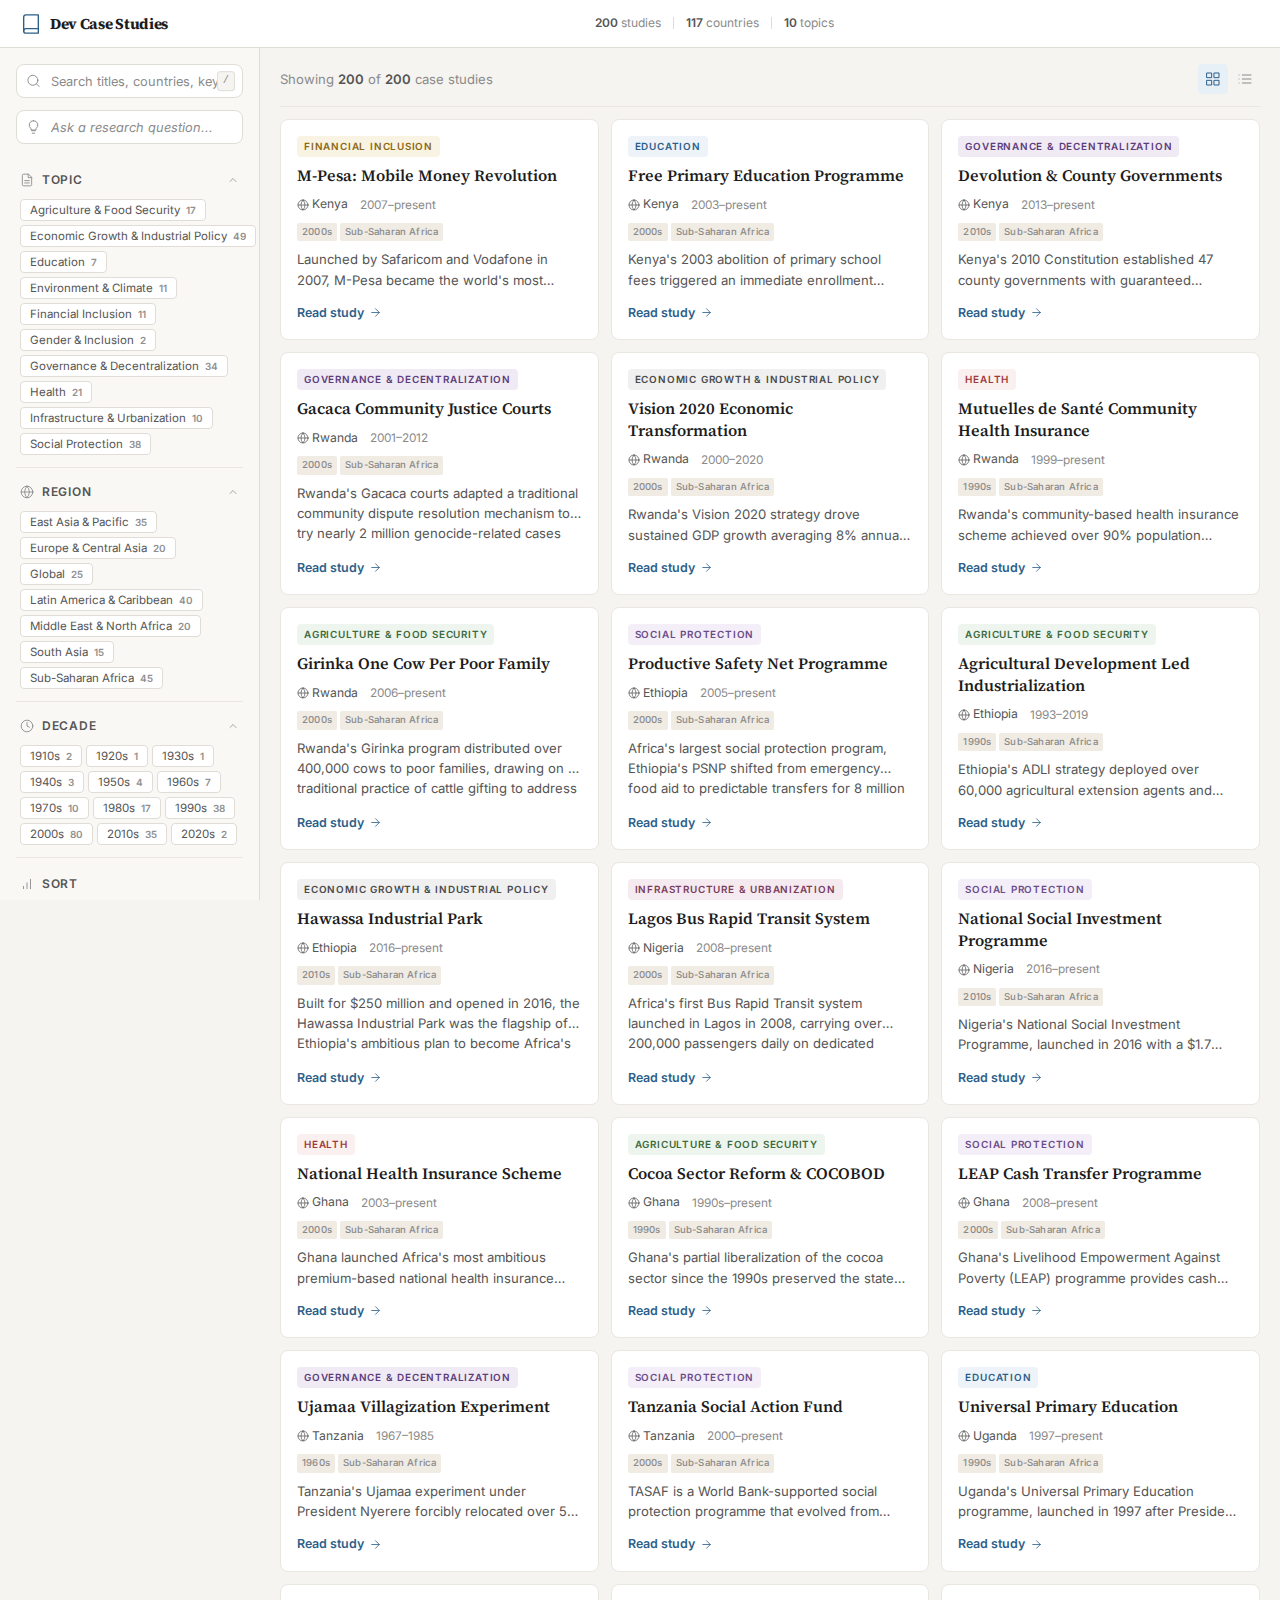
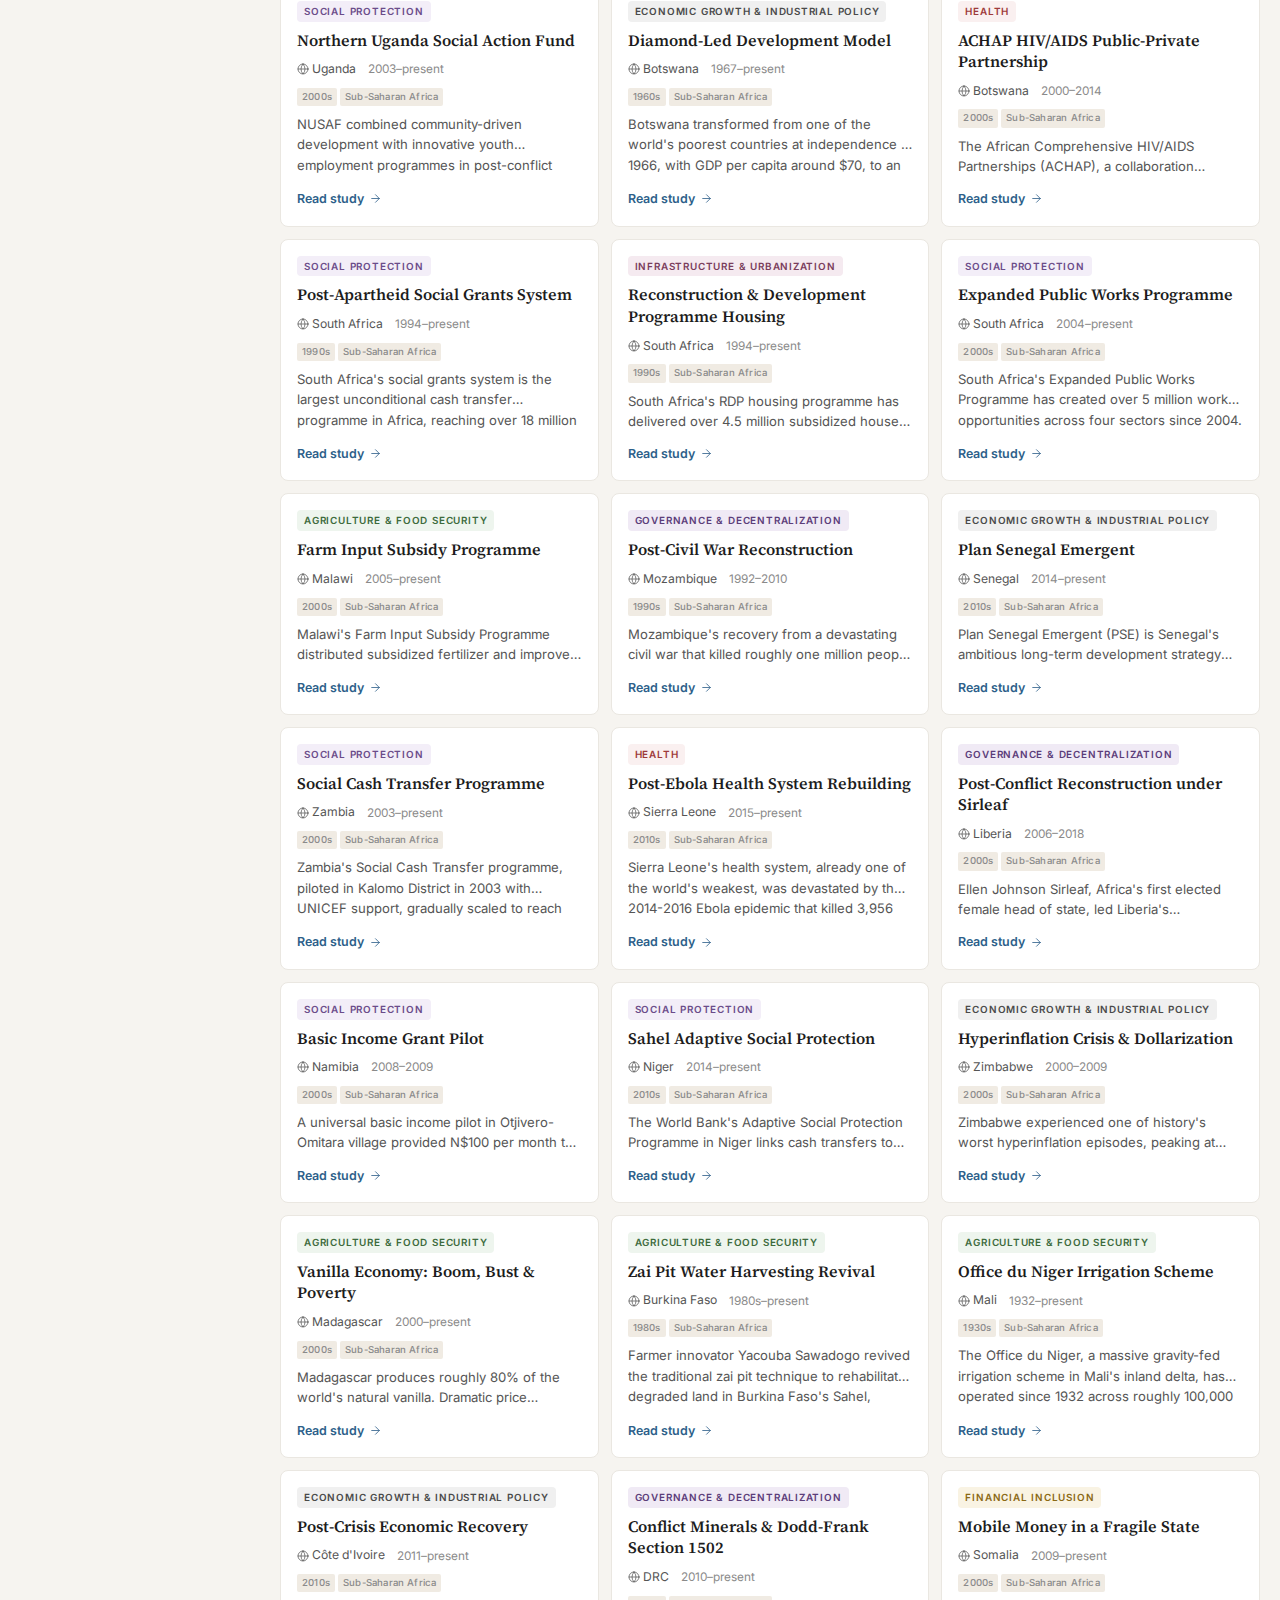
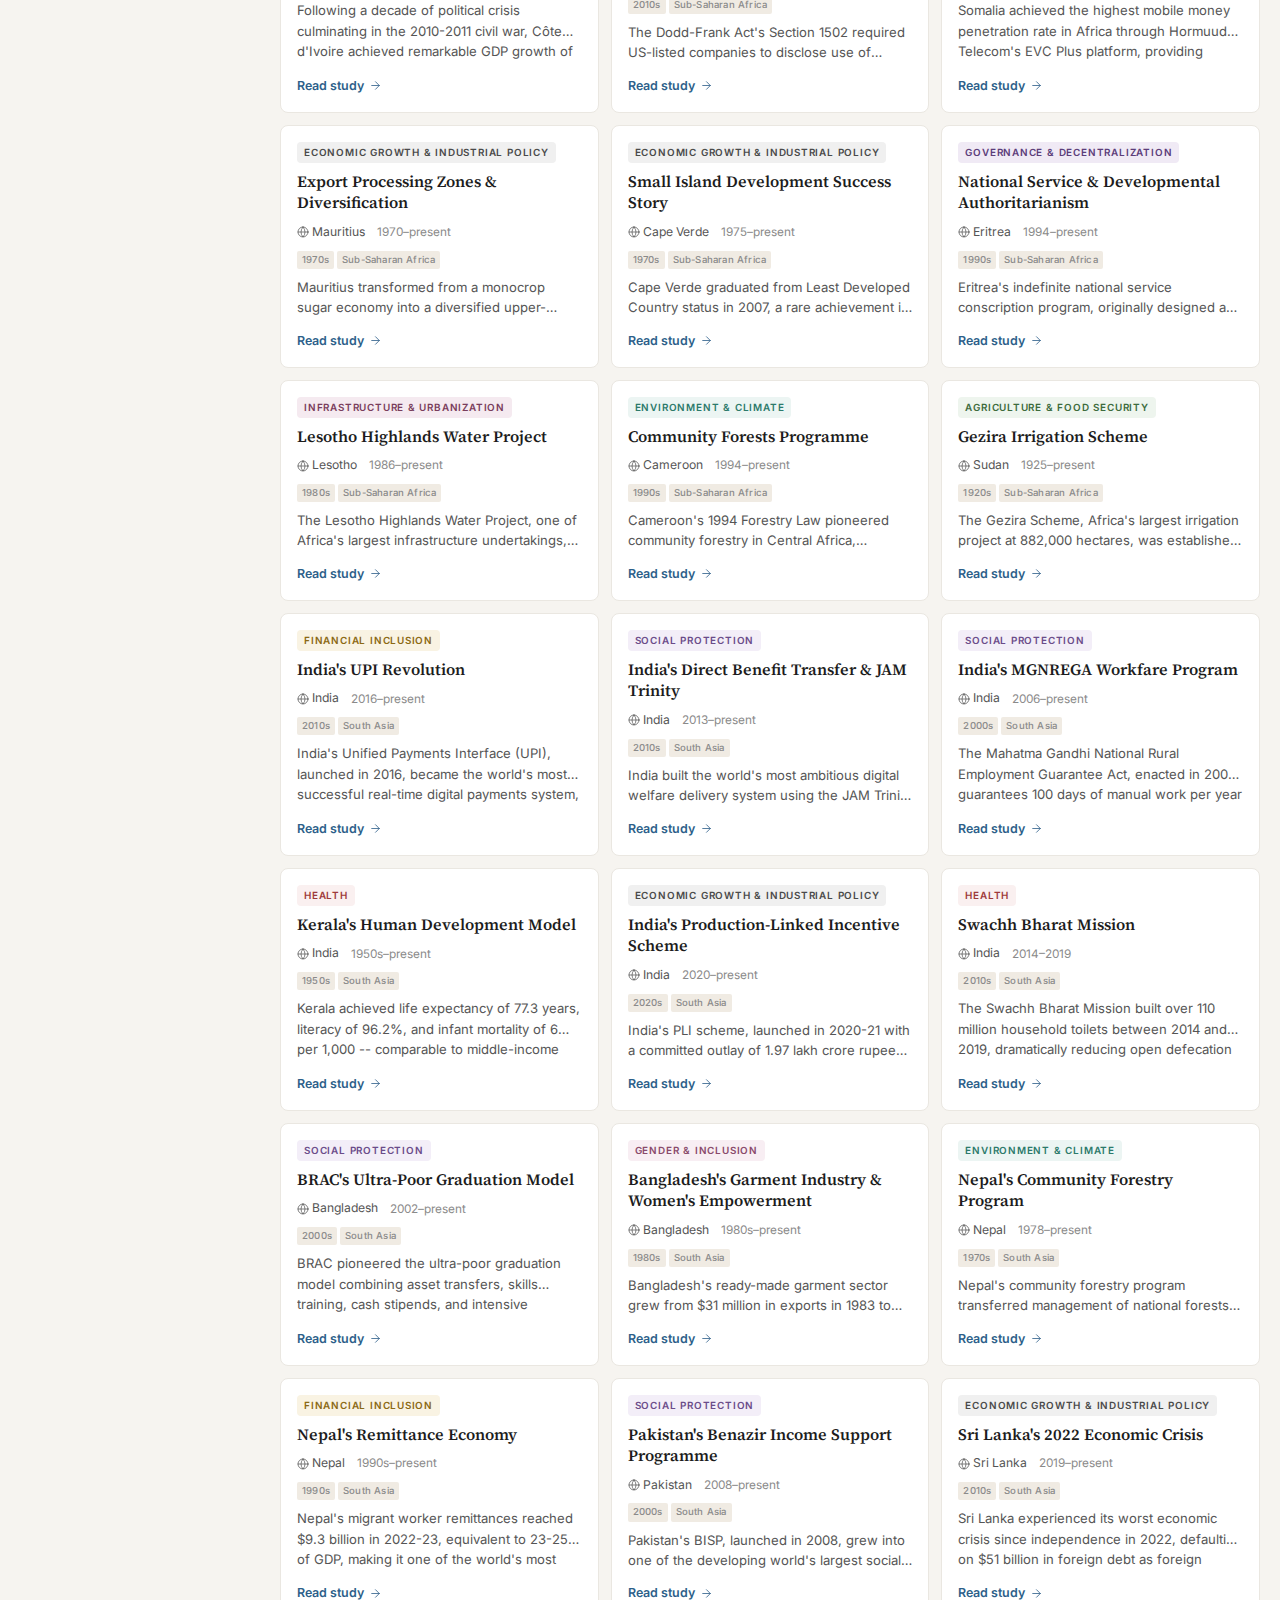
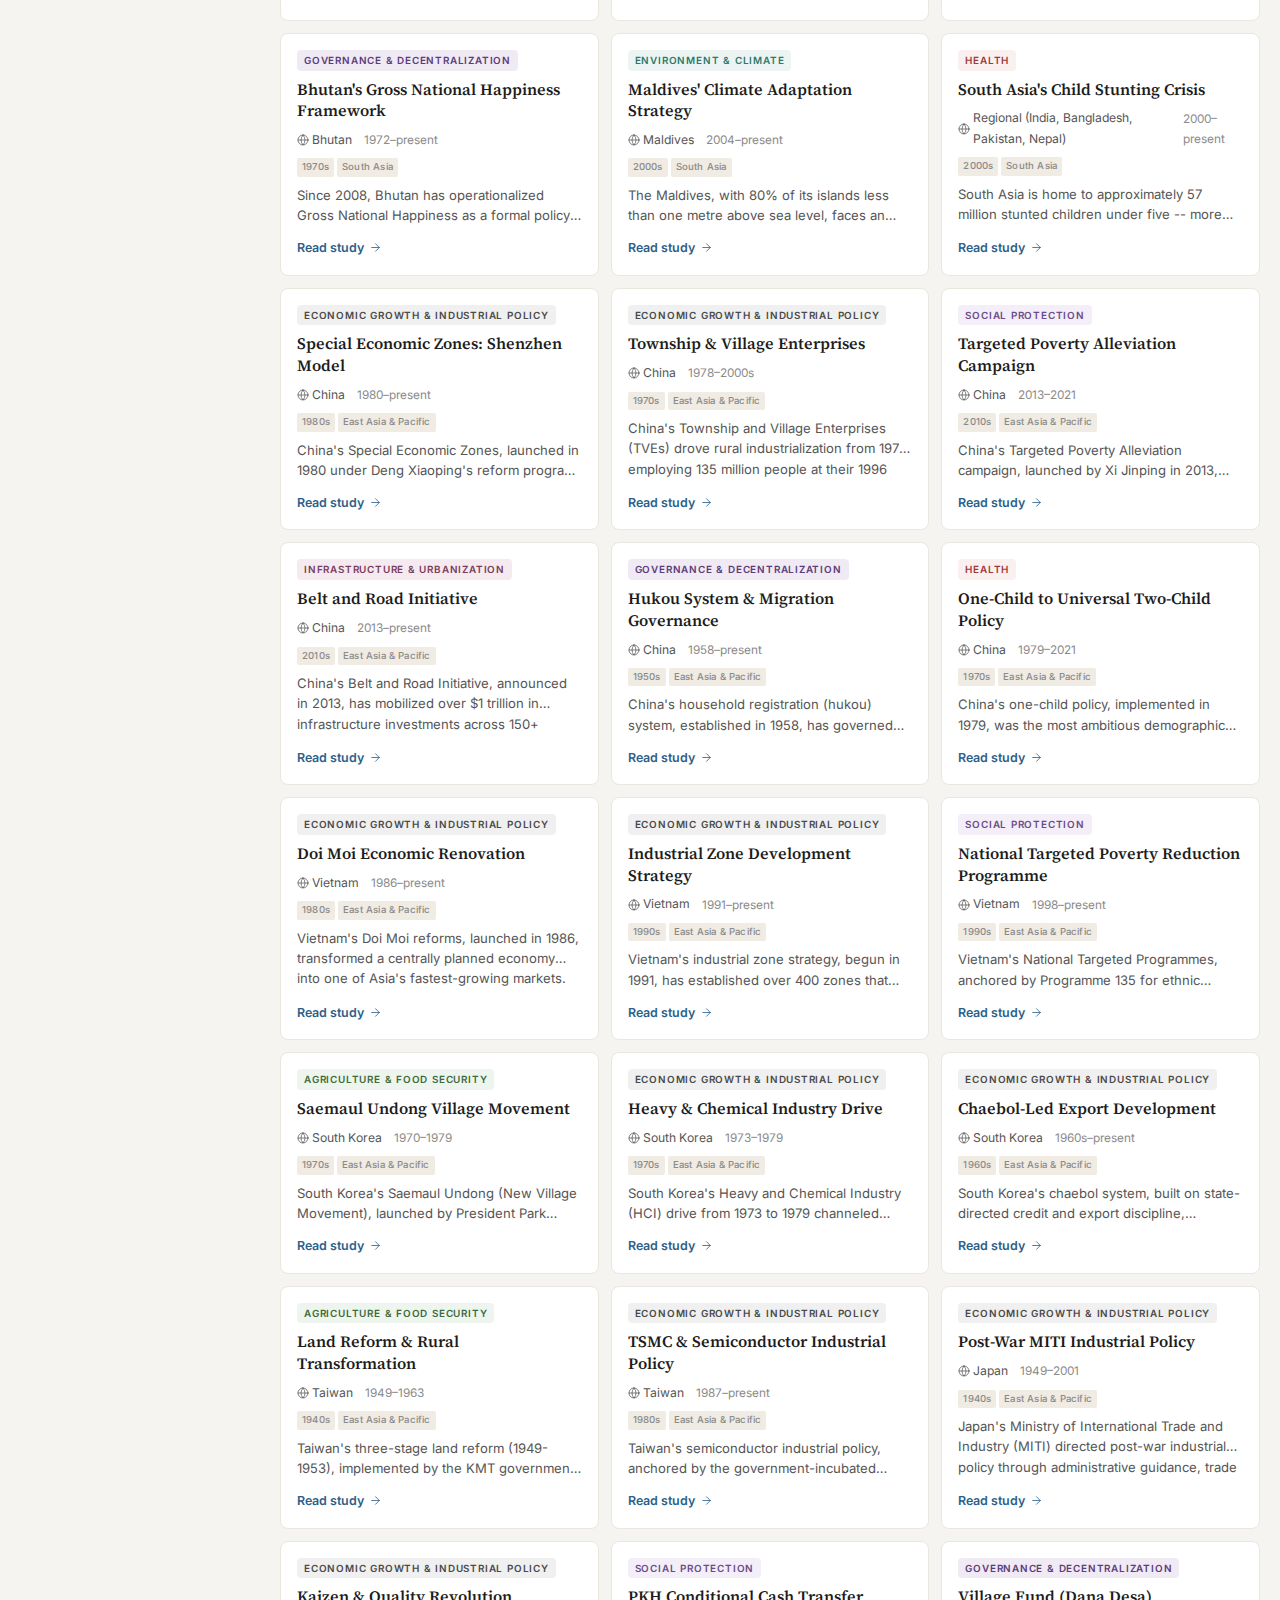
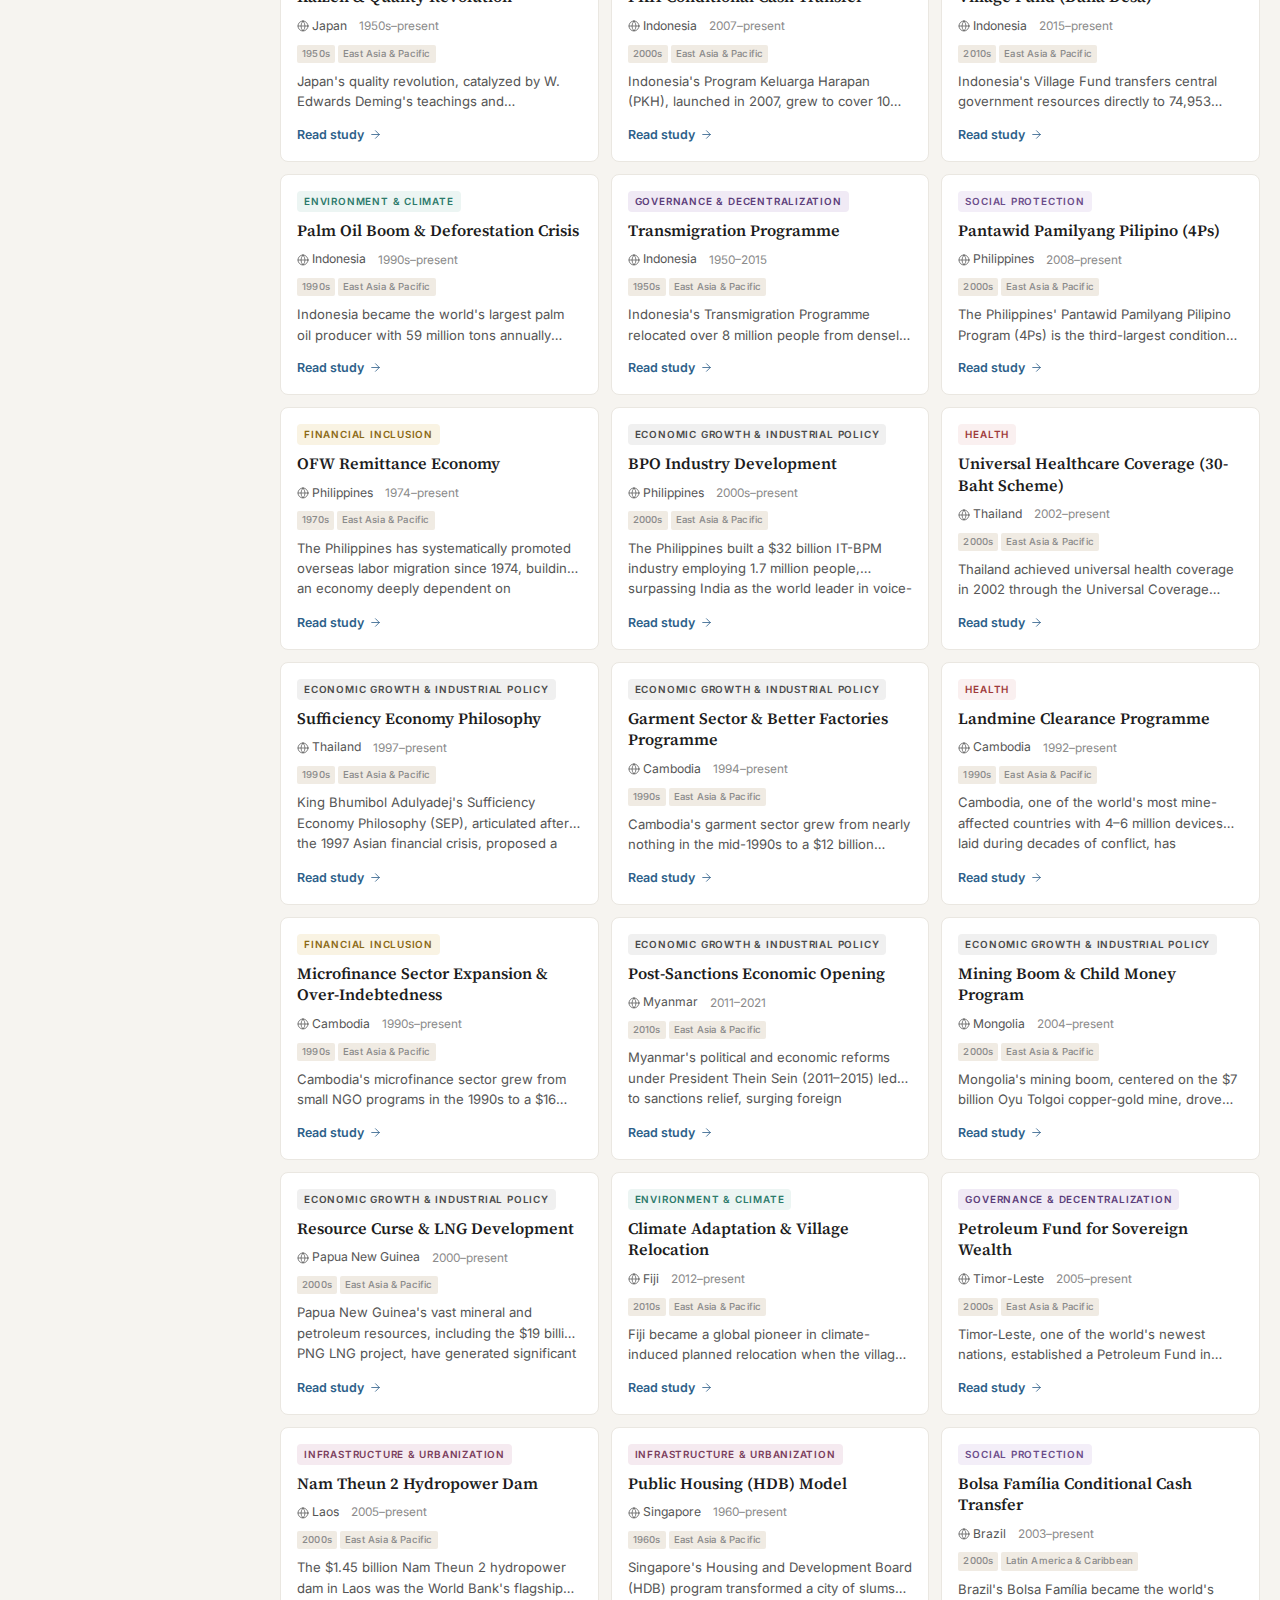
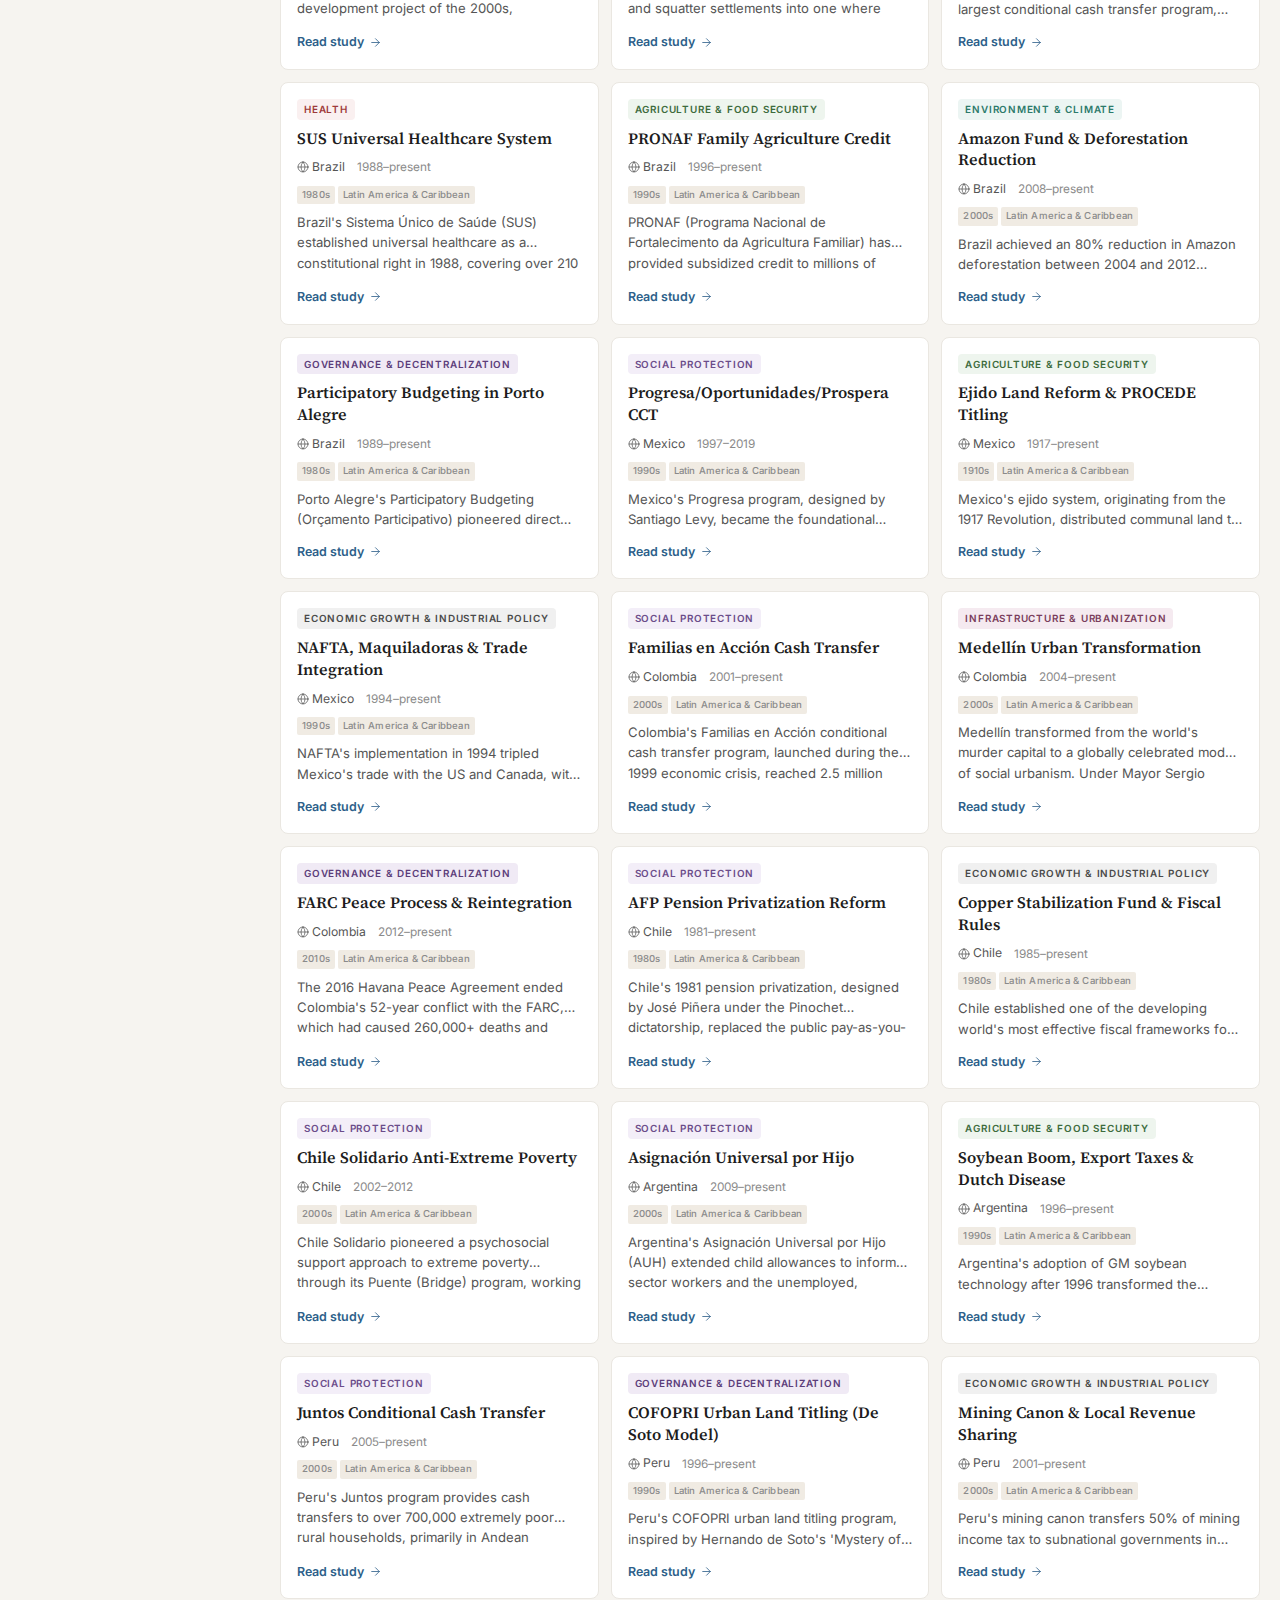
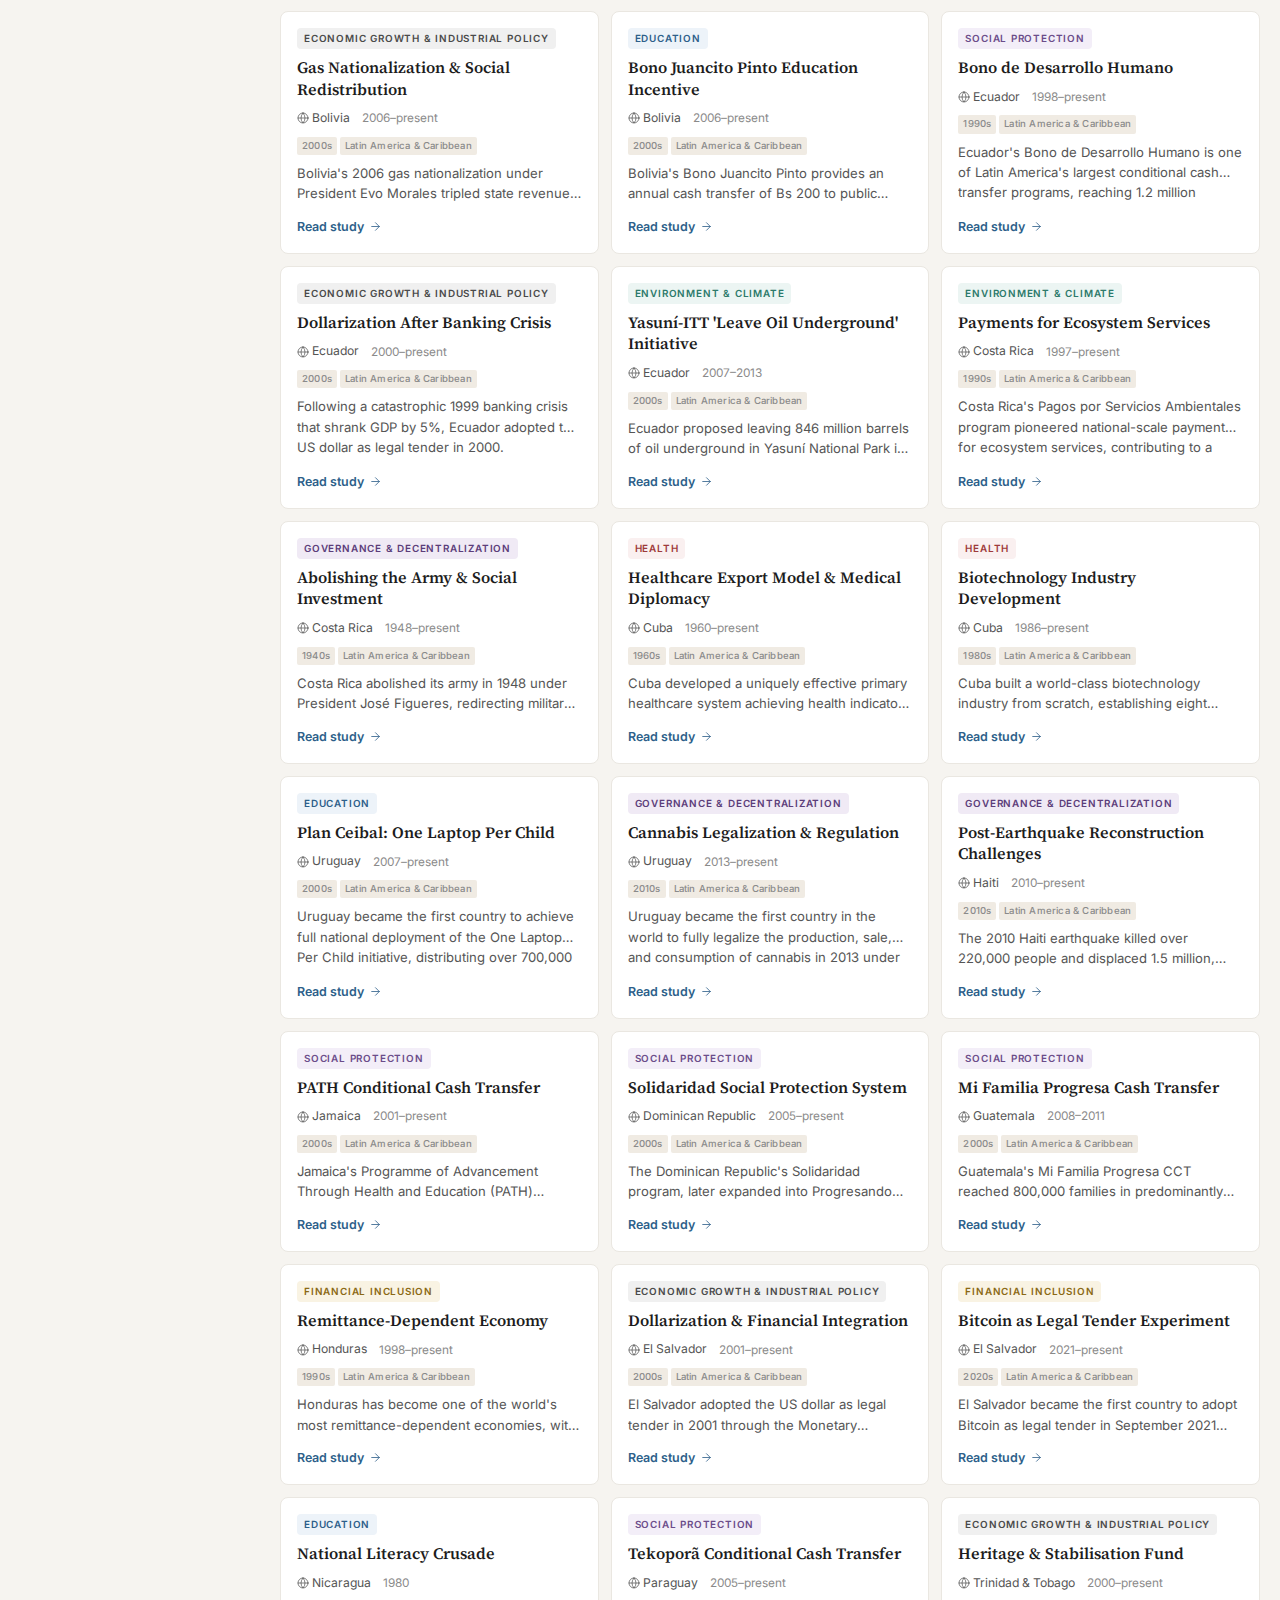
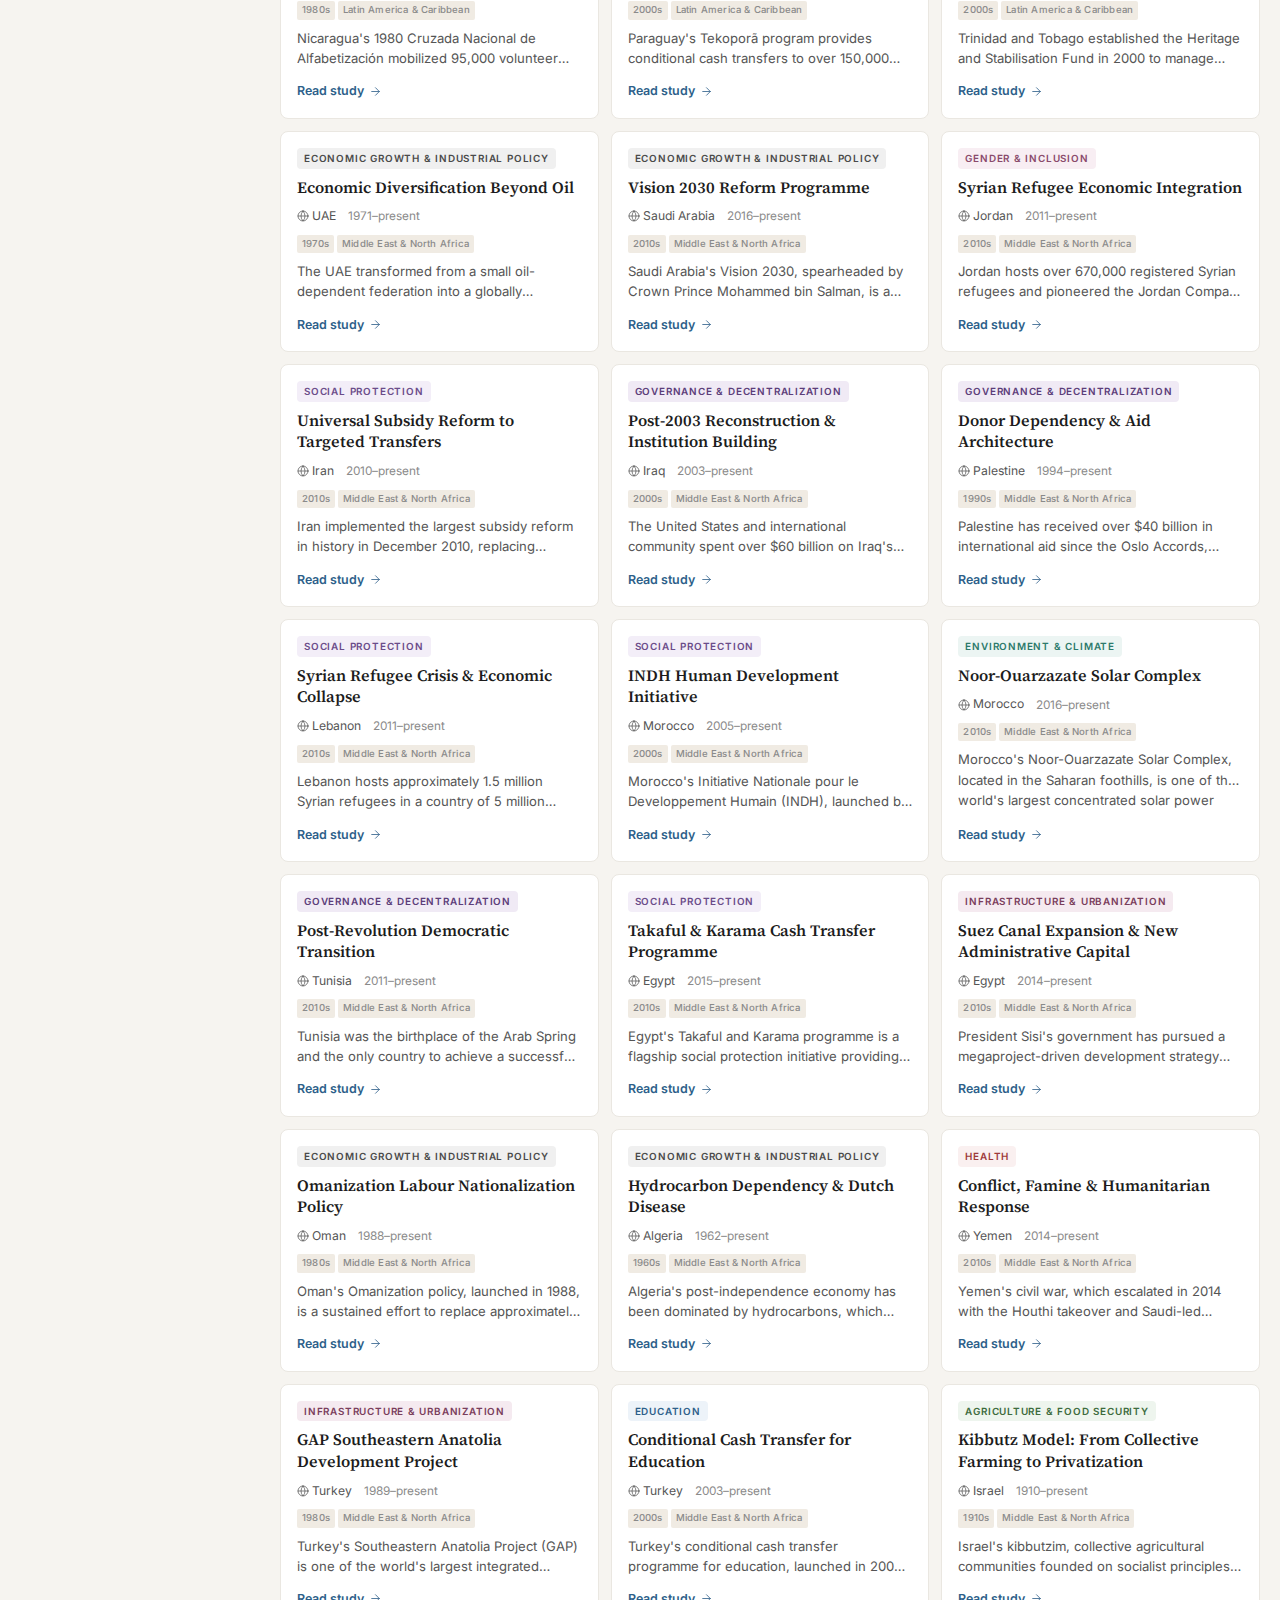
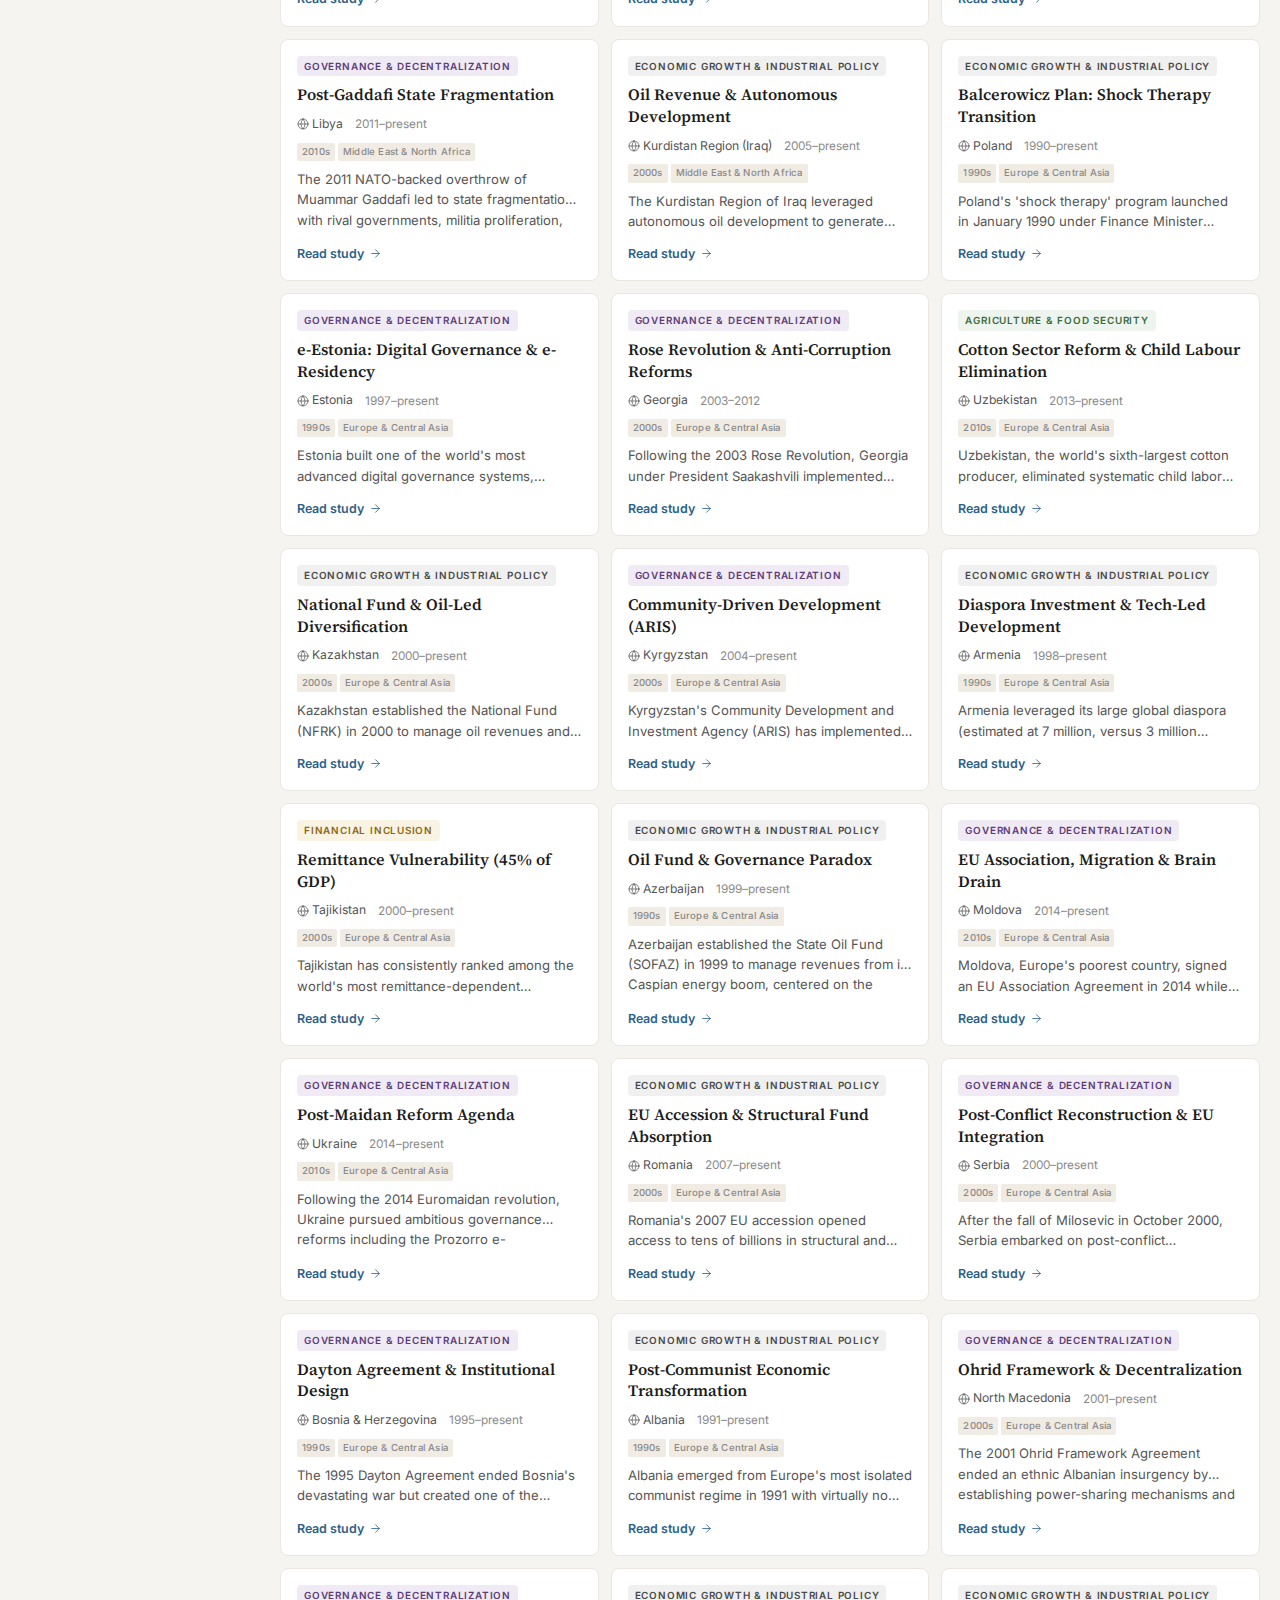
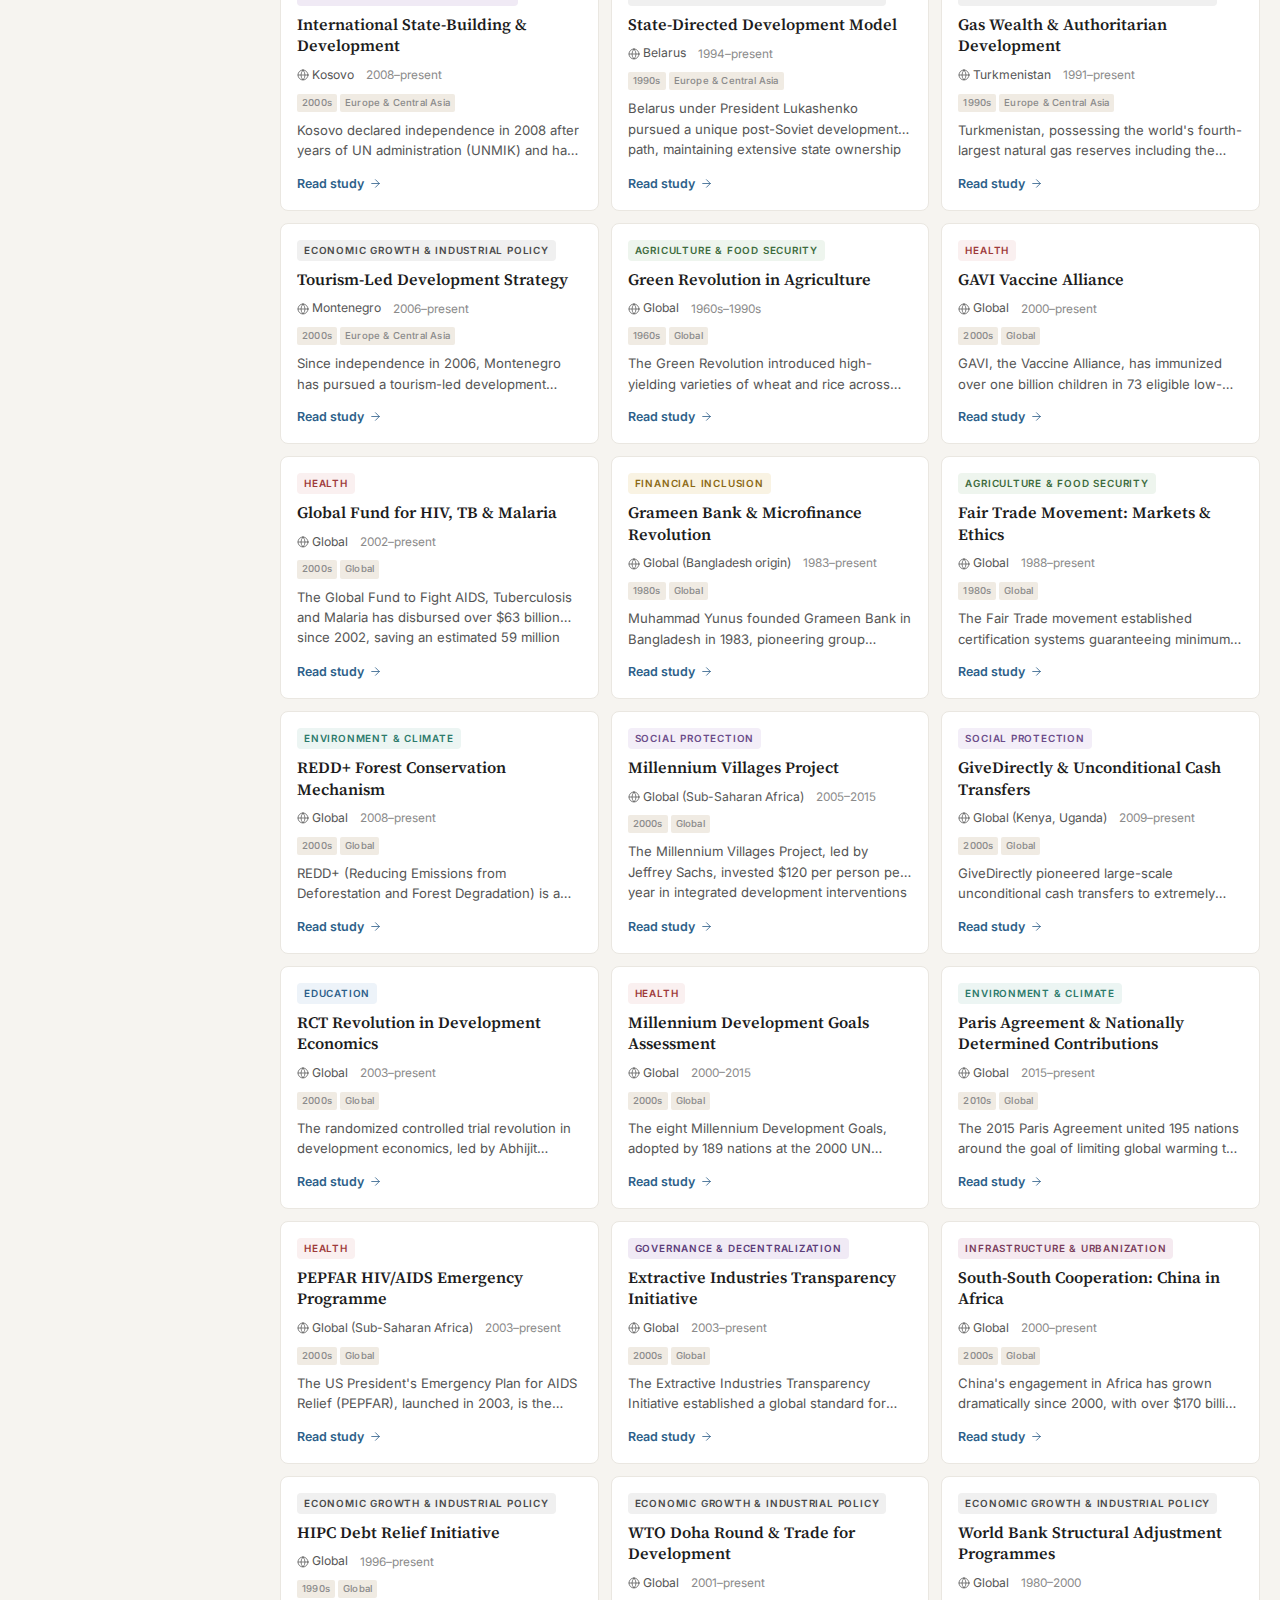
<file: index.html>
<!DOCTYPE html>
<html lang="en">
<head>
  <meta charset="UTF-8">
  <meta name="viewport" content="width=device-width, initial-scale=1.0">
  <title>Dev Case Studies -- Evidence-Based Development Research Library</title>
  <meta name="description" content="200 cited development case studies from 117 countries. Searchable evidence on financial inclusion, health, education, governance, and more.">
  <meta name="keywords" content="development case studies, international development, poverty reduction, evidence-based policy, global south, development economics">

  <meta property="og:type" content="website">
  <meta property="og:title" content="Dev Case Studies">
  <meta property="og:description" content="200 cited development case studies from 117 countries. Evidence-based research library.">

  <meta name="twitter:card" content="summary">
  <meta name="twitter:title" content="Dev Case Studies">

  <link rel="icon" href="data:image/svg+xml,<svg xmlns='http://www.w3.org/2000/svg' viewBox='0 0 24 24' fill='none' stroke='%232d5f8a' stroke-width='1.5' stroke-linecap='round' stroke-linejoin='round'><path d='M4 19.5A2.5 2.5 0 0 1 6.5 17H20'/><path d='M6.5 2H20v20H6.5A2.5 2.5 0 0 1 4 19.5v-15A2.5 2.5 0 0 1 6.5 2z'/></svg>" type="image/svg+xml">

  <link rel="preconnect" href="https://fonts.googleapis.com">
  <link rel="preconnect" href="https://fonts.gstatic.com" crossorigin>
  <link href="https://fonts.googleapis.com/css2?family=Caveat:wght@400;500;600&family=Inter:wght@400;500;600;700&family=Source+Serif+4:ital,opsz,wght@0,8..60,400;0,8..60,600;0,8..60,700;1,8..60,400&display=swap" rel="stylesheet">

  <link rel="stylesheet" href="./css/style.css">
</head>
<body class="index-page">

  <a href="#main-content" class="skip-link">Skip to main content</a>

  <!-- Header — compact on index -->
  <header class="site-header" role="banner">
    <div class="container-full">
      <a href="./index.html" class="site-logo">
        <span class="site-logo-icon" aria-hidden="true"><span class="si"><svg viewBox="0 0 24 24"><path d="M4 19.5A2.5 2.5 0 0 1 6.5 17H20"/><path d="M6.5 2H20v20H6.5A2.5 2.5 0 0 1 4 19.5v-15A2.5 2.5 0 0 1 6.5 2z"/></svg></span></span>
        <span>Dev Case Studies</span>
      </a>
      <div class="header-center">
        <div class="header-stats">
          <span class="header-stat"><strong>200</strong> studies</span>
          <span class="header-stat-sep"></span>
          <span class="header-stat"><strong>117</strong> countries</span>
          <span class="header-stat-sep"></span>
          <span class="header-stat"><strong>10</strong> topics</span>
        </div>
      </div>
      <nav class="site-nav" aria-label="Main navigation">
        <button id="mobile-filter-toggle" class="mobile-filter-btn" aria-label="Toggle filters">
          <span class="si"><svg viewBox="0 0 24 24"><line x1="4" y1="6" x2="20" y2="6"/><line x1="8" y1="12" x2="20" y2="12"/><line x1="12" y1="18" x2="20" y2="18"/></svg></span>
          Filters
        </button>
      </nav>
    </div>
  </header>

  <!-- Main layout: sidebar + content -->
  <div class="index-layout">

    <!-- Left Sidebar: filters -->
    <aside class="filter-sidebar" id="filter-sidebar" role="search" aria-label="Filter case studies">

      <!-- Search -->
      <div class="sidebar-search">
        <div class="search-bar">
          <span class="search-icon" aria-hidden="true"><span class="si"><svg viewBox="0 0 24 24"><circle cx="11" cy="11" r="8"/><line x1="21" y1="21" x2="16.65" y2="16.65"/></svg></span></span>
          <label for="search-input" class="sr-only">Search case studies</label>
          <input type="search" id="search-input" placeholder="Search titles, countries, keywords..." autocomplete="off" spellcheck="false">
          <button id="search-clear" class="search-clear" aria-label="Clear search"><span class="si"><svg viewBox="0 0 24 24"><line x1="18" y1="6" x2="6" y2="18"/><line x1="6" y1="6" x2="18" y2="18"/></svg></span></button>
          <span id="search-kbd" class="search-kbd" aria-hidden="true">/</span>
        </div>
      </div>

      <!-- Research question search -->
      <div class="sidebar-search" style="margin-top:-4px">
        <div class="search-bar search-bar-rq">
          <span class="search-icon" aria-hidden="true"><span class="si"><svg viewBox="0 0 24 24"><path d="M9 18h6"/><path d="M10 22h4"/><path d="M12 2a7 7 0 0 0-4 12.7V17h8v-2.3A7 7 0 0 0 12 2z"/></svg></span></span>
          <label for="rq-input" class="sr-only">Search by research question</label>
          <input type="search" id="rq-input" placeholder="Ask a research question..." autocomplete="off" spellcheck="false">
        </div>
        <div class="rq-hint" id="rq-hint"></div>
      </div>

      <!-- Active filters bar -->
      <div id="active-filters" class="active-filters" aria-live="polite"></div>

      <!-- Topic Filter -->
      <div class="filter-panel">
        <button class="filter-panel-toggle" aria-expanded="true" data-target="fp-topics">
          <span class="si"><svg viewBox="0 0 24 24"><path d="M14 2H6a2 2 0 0 0-2 2v16a2 2 0 0 0 2 2h12a2 2 0 0 0 2-2V8z"/><polyline points="14 2 14 8 20 8"/><line x1="16" y1="13" x2="8" y2="13"/><line x1="16" y1="17" x2="8" y2="17"/></svg></span>
          Topic
          <span class="filter-count" id="topic-count"></span>
          <span class="toggle-chevron"><span class="si"><svg viewBox="0 0 24 24"><polyline points="18 15 12 9 6 15"/></svg></span></span>
        </button>
        <div class="filter-panel-body" id="fp-topics">
          <div class="chip-group" id="topic-chips" role="group" aria-label="Filter by topic"></div>
        </div>
      </div>

      <!-- Region Filter -->
      <div class="filter-panel">
        <button class="filter-panel-toggle" aria-expanded="true" data-target="fp-regions">
          <span class="si"><svg viewBox="0 0 24 24"><circle cx="12" cy="12" r="10"/><line x1="2" y1="12" x2="22" y2="12"/><path d="M12 2a15.3 15.3 0 0 1 4 10 15.3 15.3 0 0 1-4 10 15.3 15.3 0 0 1-4-10 15.3 15.3 0 0 1 4-10z"/></svg></span>
          Region
          <span class="filter-count" id="region-count"></span>
          <span class="toggle-chevron"><span class="si"><svg viewBox="0 0 24 24"><polyline points="18 15 12 9 6 15"/></svg></span></span>
        </button>
        <div class="filter-panel-body" id="fp-regions">
          <div class="chip-group" id="region-chips" role="group" aria-label="Filter by region"></div>
        </div>
      </div>

      <!-- Decade Filter -->
      <div class="filter-panel">
        <button class="filter-panel-toggle" aria-expanded="true" data-target="fp-decades">
          <span class="si"><svg viewBox="0 0 24 24"><circle cx="12" cy="12" r="10"/><polyline points="12 6 12 12 16 14"/></svg></span>
          Decade
          <span class="filter-count" id="decade-count"></span>
          <span class="toggle-chevron"><span class="si"><svg viewBox="0 0 24 24"><polyline points="18 15 12 9 6 15"/></svg></span></span>
        </button>
        <div class="filter-panel-body" id="fp-decades">
          <div class="chip-group" id="decade-chips" role="group" aria-label="Filter by decade"></div>
        </div>
      </div>

      <!-- Sort -->
      <div class="filter-panel">
        <div class="filter-panel-toggle filter-panel-static">
          <span class="si"><svg viewBox="0 0 24 24"><line x1="12" y1="20" x2="12" y2="10"/><line x1="18" y1="20" x2="18" y2="4"/><line x1="6" y1="20" x2="6" y2="16"/></svg></span>
          Sort
        </div>
        <div class="filter-panel-body open">
          <select id="sort-select" class="sort-select">
            <option value="default">Default order</option>
            <option value="title-az">Title A to Z</option>
            <option value="title-za">Title Z to A</option>
            <option value="year-new">Newest first</option>
            <option value="year-old">Oldest first</option>
            <option value="country-az">Country A to Z</option>
          </select>
        </div>
      </div>

      <!-- Sidebar footer -->
      <div class="sidebar-footer">
        <p>Every case study cited, every lesson grounded in evidence.</p>
      </div>
    </aside>

    <!-- Main content area -->
    <main id="main-content" class="index-main">
      <div class="results-bar">
        <p id="results-count" class="results-count" aria-live="polite">Loading case studies...</p>
        <div class="view-controls">
          <button class="view-btn active" id="view-grid" aria-label="Grid view" title="Grid view">
            <span class="si"><svg viewBox="0 0 24 24"><rect x="3" y="3" width="7" height="7"/><rect x="14" y="3" width="7" height="7"/><rect x="3" y="14" width="7" height="7"/><rect x="14" y="14" width="7" height="7"/></svg></span>
          </button>
          <button class="view-btn" id="view-list" aria-label="List view" title="List view">
            <span class="si"><svg viewBox="0 0 24 24"><line x1="8" y1="6" x2="21" y2="6"/><line x1="8" y1="12" x2="21" y2="12"/><line x1="8" y1="18" x2="21" y2="18"/><line x1="3" y1="6" x2="3.01" y2="6"/><line x1="3" y1="12" x2="3.01" y2="12"/><line x1="3" y1="18" x2="3.01" y2="18"/></svg></span>
          </button>
        </div>
      </div>

      <div id="card-grid" class="card-grid" role="list">
        <div class="skeleton-card" aria-hidden="true"><div class="skeleton-line short"></div><div class="skeleton-line title"></div><div class="skeleton-line medium"></div><div class="skeleton-line long"></div><div class="skeleton-line long"></div><div class="skeleton-line short"></div></div>
        <div class="skeleton-card" aria-hidden="true"><div class="skeleton-line short"></div><div class="skeleton-line title"></div><div class="skeleton-line medium"></div><div class="skeleton-line long"></div><div class="skeleton-line long"></div><div class="skeleton-line short"></div></div>
        <div class="skeleton-card" aria-hidden="true"><div class="skeleton-line short"></div><div class="skeleton-line title"></div><div class="skeleton-line medium"></div><div class="skeleton-line long"></div><div class="skeleton-line long"></div><div class="skeleton-line short"></div></div>
      </div>
    </main>
  </div>

  <footer class="site-footer" role="contentinfo">
    <div class="container">
      <p><strong>Built for learning.</strong> Every case study grounded in real interventions with cited evidence. An educational resource for students, researchers, and practitioners of international development.</p>
    </div>
  </footer>

  <button id="scroll-top" class="scroll-top" aria-label="Scroll to top" title="Scroll to top"><span class="si"><svg viewBox="0 0 24 24"><polyline points="18 15 12 9 6 15"/></svg></span></button>

  <div id="toast" class="toast" aria-live="polite"></div>

  <script src="./js/app.js"></script>
</body>
</html>
</file>
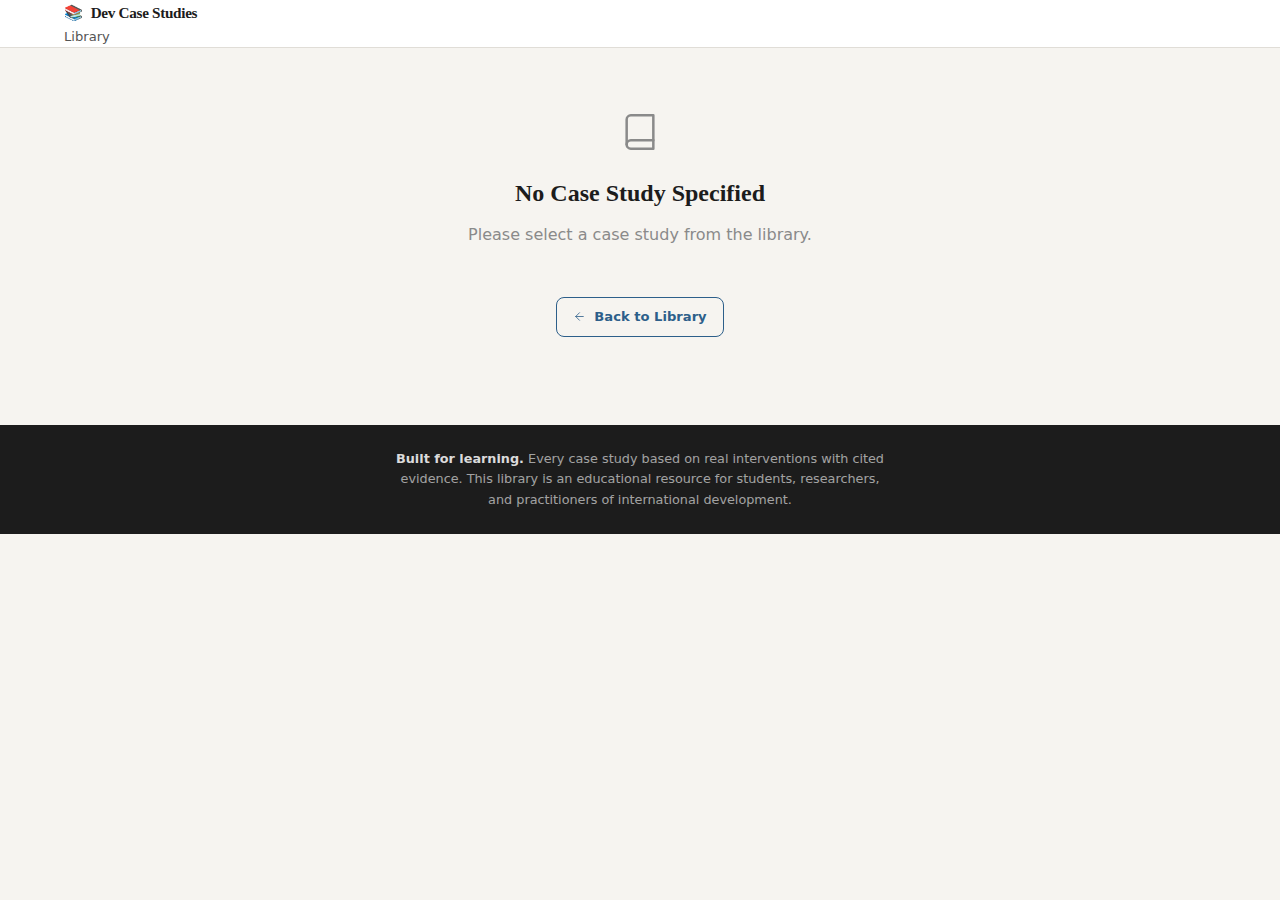
<file: study.html>
<!DOCTYPE html>
<html lang="en">
<head>
  <meta charset="UTF-8">
  <meta name="viewport" content="width=device-width, initial-scale=1.0">
  <title>Case Study | Global Development Case Study Library</title>
  <meta name="description" content="An in-depth development case study with evidence-based analysis, key data, and lessons learned.">
  <meta name="keywords" content="development, case study, international development, evidence-based, policy analysis">
  <meta name="author" content="Global Development Case Study Library">

  <!-- Open Graph -->
  <meta property="og:type" content="article">
  <meta property="og:title" content="Case Study | Global Development Case Study Library">
  <meta property="og:description" content="An in-depth development case study with evidence-based analysis, key data, and lessons learned.">
  <meta property="og:site_name" content="Global Development Case Study Library">

  <!-- Twitter Card -->
  <meta name="twitter:card" content="summary_large_image">
  <meta name="twitter:title" content="Case Study | Global Development Case Study Library">
  <meta name="twitter:description" content="An in-depth development case study with evidence-based analysis, key data, and lessons learned.">

  <!-- Favicon -->
  <link rel="icon" href="data:image/svg+xml,<svg xmlns='http://www.w3.org/2000/svg' viewBox='0 0 100 100'><text y='0.9em' font-size='90'>&#x1F4DA;</text></svg>" type="image/svg+xml">

  <link rel="stylesheet" href="./css/style.css">
</head>
<body>

  <!-- Skip Navigation -->
  <a href="#study-main" class="skip-link">Skip to main content</a>

  <!-- Header -->
  <header class="site-header" role="banner">
    <div class="container">
      <a href="./index.html" class="site-logo">
        <span class="site-logo-icon" aria-hidden="true">&#x1F4DA;</span>
        <span>Dev Case Studies</span>
      </a>
      <nav class="site-nav" aria-label="Main navigation">
        <a href="./index.html">Library</a>
      </nav>
    </div>
  </header>

  <!-- Main Content -->
  <main id="study-main">
    <!-- Content loaded dynamically by app.js -->
    <div class="container">
      <div class="loading-spinner">
        <div class="spinner"></div>
        <span class="loading-text">Loading case study...</span>
      </div>
    </div>
  </main>

  <!-- Footer -->
  <footer class="site-footer" role="contentinfo">
    <div class="container">
      <p><strong>Built for learning.</strong> Every case study based on real interventions with cited evidence. This library is an educational resource for students, researchers, and practitioners of international development.</p>
    </div>
  </footer>

  <!-- Scroll to Top -->
  <button id="scroll-top" class="scroll-top" aria-label="Scroll to top" title="Scroll to top">&#x2191;</button>

  <script src="./js/app.js"></script>
</body>
</html>
</file>
<file: css/style.css>
/* ==========================================================================
   Dev Case Studies — Professional Academic Design System
   Sidebar filter layout, Cornell Notes, decade/tag/RQ filters
   ========================================================================== */

/* ---------- Reset & Base ---------- */
*, *::before, *::after { box-sizing: border-box; margin: 0; padding: 0; }

:root {
  --bg:             #f6f4f0;
  --bg-paper:       #faf9f6;
  --bg-warm:        #f0ebe3;
  --bg-sidebar:     #faf8f5;
  --card-bg:        #ffffff;
  --primary:        #1c1c1c;
  --primary-soft:   #2e2e2e;
  --accent:         #2d5f8a;
  --accent-hover:   #1e4a6e;
  --accent-light:   #e8f0f7;
  --accent-warm:    #7a5c3e;
  --accent-warm-bg: #faf3eb;
  --text:           #2c2c2c;
  --text-secondary: #555555;
  --text-muted:     #8a8a8a;
  --border:         #e0ddd7;
  --border-light:   #eae7e1;
  --divider:        #d4d0c8;
  --shadow-sm:      0 1px 3px rgba(0,0,0,0.06);
  --shadow-md:      0 2px 8px rgba(0,0,0,0.08);
  --shadow-lg:      0 4px 20px rgba(0,0,0,0.1);
  --shadow-card:    0 1px 4px rgba(0,0,0,0.05), 0 0 0 1px rgba(0,0,0,0.03);
  --radius-sm:      4px;
  --radius-md:      8px;
  --radius-lg:      12px;

  --evidence-strong:   #3d7a5f;
  --evidence-moderate: #c17825;
  --evidence-emerging: #8a8a8a;

  --topic-financial:     #8b6914;
  --topic-financial-bg:  #f9f3e3;
  --topic-health:        #9e3a3a;
  --topic-health-bg:     #faf0f0;
  --topic-education:     #2d5f8a;
  --topic-education-bg:  #edf3f9;
  --topic-social:        #6b4c8a;
  --topic-social-bg:     #f3eef8;
  --topic-agriculture:   #3d6b3d;
  --topic-agriculture-bg:#eef5ee;
  --topic-economic:      #4a4a4a;
  --topic-economic-bg:   #f0f0f0;
  --topic-environment:   #2d7a6b;
  --topic-environment-bg:#ecf5f3;
  --topic-governance:    #5c3d7a;
  --topic-governance-bg: #f0eaf5;
  --topic-infrastructure:#7a3d5c;
  --topic-infrastructure-bg:#f5eaf0;
  --topic-gender:        #8a4a6b;
  --topic-gender-bg:     #f8eef3;

  --font-serif:  'Source Serif 4', Georgia, 'Times New Roman', serif;
  --font-sans:   'Inter', system-ui, -apple-system, 'Segoe UI', Roboto, sans-serif;
  --font-hand:   'Caveat', cursive;
  --font-mono:   'JetBrains Mono', 'SF Mono', 'Fira Code', monospace;

  --sp-1: 0.25rem; --sp-2: 0.5rem; --sp-3: 0.75rem; --sp-4: 1rem;
  --sp-5: 1.25rem; --sp-6: 1.5rem; --sp-8: 2rem; --sp-10: 2.5rem;
  --sp-12: 3rem; --sp-16: 4rem;

  --max-width: 1200px;
  --content-width: 720px;
  --header-height: 48px;
  --sidebar-width: 260px;
}

html { scroll-behavior: smooth; font-size: 16px; -webkit-text-size-adjust: 100%; }

body {
  font-family: var(--font-sans);
  color: var(--text);
  background: var(--bg);
  line-height: 1.7;
  min-height: 100vh;
  -webkit-font-smoothing: antialiased;
}

a { color: var(--accent); text-decoration: none; transition: color 0.15s; }
a:hover { color: var(--accent-hover); }
a:focus-visible { outline: 2px solid var(--accent); outline-offset: 2px; border-radius: 2px; }

h1, h2, h3, h4, h5, h6 {
  font-family: var(--font-serif);
  color: var(--primary);
  line-height: 1.3;
  font-weight: 600;
}

.container { width: 100%; max-width: var(--max-width); margin: 0 auto; padding: 0 var(--sp-6); }
.container-full { width: 100%; padding: 0 var(--sp-5); }

.sr-only {
  position: absolute; width: 1px; height: 1px; padding: 0; margin: -1px;
  overflow: hidden; clip: rect(0,0,0,0); white-space: nowrap; border: 0;
}

.si {
  display: inline-flex; align-items: center; justify-content: center;
  width: 1em; height: 1em; vertical-align: -0.125em; flex-shrink: 0;
}
.si svg {
  width: 100%; height: 100%;
  stroke: currentColor; stroke-width: 1.5; stroke-linecap: round; stroke-linejoin: round; fill: none;
}

.skip-link {
  position: absolute; top: -100%; left: var(--sp-4);
  background: var(--accent); color: #fff; padding: var(--sp-2) var(--sp-4);
  border-radius: var(--radius-sm); z-index: 1000; font-weight: 600; font-size: 0.875rem;
}
.skip-link:focus { top: var(--sp-4); color: #fff; }

/* ================================================================
   HEADER — compact
   ================================================================ */
.site-header {
  background: var(--card-bg);
  border-bottom: 1px solid var(--border);
  position: sticky; top: 0; z-index: 100;
  height: var(--header-height);
}
.site-header .container-full {
  display: flex; align-items: center; justify-content: space-between; height: 100%;
}

.site-logo {
  display: flex; align-items: center; gap: var(--sp-2);
  color: var(--primary); font-family: var(--font-serif);
  font-size: 0.95rem; font-weight: 700; letter-spacing: -0.02em;
  white-space: nowrap;
}
.site-logo:hover { color: var(--accent); }
.site-logo-icon { display: inline-flex; color: var(--accent); }
.site-logo-icon .si { width: 22px; height: 22px; }

.header-center { flex: 1; display: flex; justify-content: center; }
.header-stats {
  display: flex; align-items: center; gap: var(--sp-3);
  font-size: 0.75rem; color: var(--text-muted);
}
.header-stats strong { color: var(--text-secondary); font-weight: 600; }
.header-stat-sep { width: 1px; height: 12px; background: var(--border); }

.site-nav { display: flex; align-items: center; gap: var(--sp-4); }
.site-nav a { color: var(--text-secondary); font-size: 0.82rem; font-weight: 500; }
.site-nav a:hover { color: var(--primary); }

.mobile-filter-btn {
  display: none; align-items: center; gap: var(--sp-1);
  padding: 4px 12px; font-size: 0.78rem; font-weight: 600;
  color: var(--text-secondary); background: var(--bg);
  border: 1px solid var(--border); border-radius: var(--radius-md);
  cursor: pointer; font-family: var(--font-sans);
}
.mobile-filter-btn .si { width: 14px; height: 14px; }

/* ================================================================
   INDEX PAGE — sidebar + content layout
   ================================================================ */
.index-layout {
  display: grid;
  grid-template-columns: var(--sidebar-width) 1fr;
  min-height: calc(100vh - var(--header-height));
}

/* ---------- Filter Sidebar ---------- */
.filter-sidebar {
  background: var(--bg-sidebar);
  border-right: 1px solid var(--border);
  padding: var(--sp-4) var(--sp-4) var(--sp-8);
  position: sticky;
  top: var(--header-height);
  height: calc(100vh - var(--header-height));
  overflow-y: auto;
  display: flex;
  flex-direction: column;
  gap: var(--sp-1);
  /* Thin scrollbar */
  scrollbar-width: thin;
  scrollbar-color: var(--border) transparent;
}
.filter-sidebar::-webkit-scrollbar { width: 5px; }
.filter-sidebar::-webkit-scrollbar-thumb { background: var(--border); border-radius: 3px; }

.sidebar-search { margin-bottom: var(--sp-3); }

.search-bar {
  position: relative;
}
.search-bar input {
  width: 100%;
  padding: 8px 12px 8px 34px;
  font-size: 0.82rem;
  font-family: var(--font-sans);
  border: 1px solid var(--border);
  border-radius: var(--radius-md);
  background: var(--card-bg);
  color: var(--text);
  outline: none;
  transition: border-color 0.15s, box-shadow 0.15s;
}
.search-bar input:focus {
  border-color: var(--accent);
  box-shadow: 0 0 0 3px rgba(45,95,138,0.1);
}
.search-bar input::placeholder { color: var(--text-muted); font-size: 0.8rem; }

.search-icon {
  position: absolute; left: 10px; top: 50%; transform: translateY(-50%);
  color: var(--text-muted); pointer-events: none;
}
.search-icon .si { width: 15px; height: 15px; }

.search-clear {
  position: absolute; right: 6px; top: 50%; transform: translateY(-50%);
  background: none; border: none; color: var(--text-muted);
  cursor: pointer; padding: 3px; border-radius: var(--radius-sm);
  display: none; line-height: 1;
}
.search-clear:hover { color: var(--text); }
.search-clear .si { width: 14px; height: 14px; }
.search-clear.visible { display: flex; }

.search-kbd {
  position: absolute; right: 8px; top: 50%; transform: translateY(-50%);
  font-family: var(--font-mono); font-size: 0.65rem; color: var(--text-muted);
  background: var(--bg); padding: 0px 5px; border-radius: 3px;
  border: 1px solid var(--border); pointer-events: none;
}

.search-bar-rq input { font-style: italic; }

.rq-hint {
  font-size: 0.72rem; color: var(--text-muted); padding: var(--sp-1) var(--sp-1) 0;
  font-style: italic; line-height: 1.4;
  display: none;
}
.rq-hint.visible { display: block; }
.rq-hint em { color: var(--accent); font-style: normal; font-weight: 500; }

/* Filter panels */
.filter-panel {
  border-bottom: 1px solid var(--border-light);
}

.filter-panel-toggle {
  display: flex; align-items: center; gap: var(--sp-2);
  width: 100%; padding: var(--sp-3) var(--sp-1);
  font-size: 0.75rem; font-weight: 600; font-family: var(--font-sans);
  color: var(--text-secondary); background: none; border: none;
  cursor: pointer; text-transform: uppercase; letter-spacing: 0.06em;
  text-align: left;
}
.filter-panel-toggle:hover { color: var(--primary); }
.filter-panel-toggle .si { width: 14px; height: 14px; color: var(--text-muted); }
.filter-panel-static { cursor: default; }

.toggle-chevron {
  margin-left: auto;
  transition: transform 0.2s;
}
.toggle-chevron .si { width: 12px; height: 12px; }
.filter-panel-toggle[aria-expanded="false"] .toggle-chevron {
  transform: rotate(180deg);
}

.filter-count {
  font-size: 0.65rem; font-weight: 700;
  background: var(--accent); color: #fff;
  padding: 0 5px; border-radius: 8px;
  min-width: 16px; text-align: center;
  line-height: 16px; display: none;
}
.filter-count.visible { display: inline-block; }

.filter-panel-body {
  padding: 0 var(--sp-1) var(--sp-3);
  display: none;
}
.filter-panel-body.open { display: block; }

.chip-group {
  display: flex; flex-wrap: wrap; gap: 4px;
}

.chip {
  display: inline-block; padding: 3px 9px;
  font-size: 0.72rem; font-family: var(--font-sans);
  color: var(--text-secondary); background: var(--card-bg);
  border: 1px solid var(--border); border-radius: var(--radius-sm);
  cursor: pointer; transition: all 0.15s; user-select: none; white-space: nowrap;
}
.chip:hover { border-color: var(--accent); color: var(--accent); }
.chip.active { background: var(--accent); color: #fff; border-color: var(--accent); }
.chip.active:hover { background: var(--accent-hover); border-color: var(--accent-hover); }

/* Chip with count */
.chip .chip-count {
  display: inline-block; margin-left: 3px;
  font-size: 0.62rem; opacity: 0.65; font-weight: 600;
}
.chip.active .chip-count { opacity: 0.85; }

.sort-select {
  width: 100%; padding: 6px 8px; font-size: 0.78rem;
  font-family: var(--font-sans); color: var(--text);
  background: var(--card-bg); border: 1px solid var(--border);
  border-radius: var(--radius-sm); outline: none; cursor: pointer;
}
.sort-select:focus { border-color: var(--accent); }

/* Active filters strip */
.active-filters {
  display: flex; flex-wrap: wrap; gap: 4px;
  padding: 0 var(--sp-1) var(--sp-2);
}
.active-filters:empty { display: none; }

.active-filter-tag {
  display: inline-flex; align-items: center; gap: 3px;
  padding: 2px 8px; font-size: 0.68rem;
  color: var(--accent); background: var(--accent-light);
  border: 1px solid rgba(45,95,138,0.15);
  border-radius: var(--radius-sm); cursor: pointer;
}
.active-filter-tag:hover { background: rgba(45,95,138,0.12); }
.active-filter-tag .remove { font-size: 0.85rem; line-height: 1; font-weight: 600; }

.clear-all-btn {
  display: inline-flex; padding: 2px 8px; font-size: 0.68rem;
  color: var(--text-muted); background: transparent;
  border: 1px dashed var(--border); border-radius: var(--radius-sm);
  cursor: pointer; font-family: var(--font-sans);
}
.clear-all-btn:hover { color: var(--text-secondary); border-color: var(--text-muted); }

.sidebar-footer {
  margin-top: auto; padding-top: var(--sp-4);
  border-top: 1px solid var(--border-light);
  font-size: 0.72rem; color: var(--text-muted); line-height: 1.5;
}

/* ---------- Main Content Area ---------- */
.index-main {
  padding: var(--sp-4) var(--sp-5) var(--sp-16);
  min-width: 0;
}

/* ---------- Welcome Banner ---------- */
.welcome-banner {
  position: relative;
  background: linear-gradient(135deg, var(--accent-light) 0%, var(--bg-paper) 100%);
  border: 1px solid var(--border);
  border-left: 4px solid var(--accent);
  border-radius: var(--radius-md);
  padding: var(--sp-5) var(--sp-6);
  margin-bottom: var(--sp-4);
}
.welcome-banner.hidden { display: none; }
.welcome-close {
  position: absolute; top: var(--sp-2); right: var(--sp-3);
  background: none; border: none; font-size: 1.3rem;
  color: var(--text-muted); cursor: pointer; line-height: 1;
  padding: 2px 6px; border-radius: var(--radius-sm);
}
.welcome-close:hover { color: var(--text); background: rgba(0,0,0,0.05); }
.welcome-title {
  font-family: var(--font-serif);
  font-size: 1.25rem; font-weight: 700;
  color: var(--accent); margin-bottom: var(--sp-2);
}
.welcome-desc {
  font-size: 0.88rem; color: var(--text-secondary);
  line-height: 1.6; margin-bottom: var(--sp-4);
  max-width: 680px;
}
.welcome-features {
  display: grid;
  grid-template-columns: repeat(auto-fit, minmax(180px, 1fr));
  gap: var(--sp-3);
}
.welcome-feature {
  font-size: 0.8rem; line-height: 1.5;
}
.welcome-feature strong {
  display: block; color: var(--text);
  font-size: 0.82rem; margin-bottom: 2px;
}
.welcome-feature span { color: var(--text-muted); }

.results-bar {
  display: flex; align-items: center; justify-content: space-between;
  padding-bottom: var(--sp-3); margin-bottom: var(--sp-3);
  border-bottom: 1px solid var(--border-light);
}
.results-count { font-size: 0.82rem; color: var(--text-muted); }
.results-count strong { color: var(--text-secondary); font-weight: 600; }

.view-controls { display: flex; gap: 2px; }
.view-btn {
  display: inline-flex; align-items: center; justify-content: center;
  width: 30px; height: 30px; background: none;
  border: 1px solid transparent; border-radius: var(--radius-sm);
  cursor: pointer; color: var(--text-muted); transition: all 0.15s;
}
.view-btn:hover { color: var(--text-secondary); }
.view-btn.active { color: var(--accent); border-color: var(--accent-light); background: var(--accent-light); }
.view-btn .si { width: 16px; height: 16px; }

/* ---------- Card Grid ---------- */
.card-grid {
  display: grid;
  grid-template-columns: repeat(auto-fill, minmax(280px, 1fr));
  gap: var(--sp-3);
}

.card-grid.list-view {
  grid-template-columns: 1fr;
  gap: var(--sp-2);
}

.case-card {
  background: var(--card-bg);
  border-radius: var(--radius-md);
  border: 1px solid var(--border-light);
  overflow: hidden;
  transition: box-shadow 0.2s, border-color 0.2s;
  display: flex; flex-direction: column;
  animation: fadeUp 0.3s ease both;
}
.case-card:hover { box-shadow: var(--shadow-md); border-color: var(--border); }

.card-body {
  padding: var(--sp-4);
  display: flex; flex-direction: column; flex: 1;
}

/* List-view card layout */
.list-view .case-card { flex-direction: row; }
.list-view .card-body { flex-direction: row; align-items: center; gap: var(--sp-4); flex-wrap: wrap; }
.list-view .card-topic { margin-bottom: 0; }
.list-view .card-title { flex: 1; min-width: 200px; margin-bottom: 0; font-size: 0.95rem; }
.list-view .card-meta { margin-bottom: 0; }
.list-view .card-summary { display: none; }
.list-view .card-footer { margin-top: 0; }

.card-topic {
  display: inline-block; font-size: 0.62rem; font-weight: 600;
  text-transform: uppercase; letter-spacing: 0.08em;
  padding: 2px 7px; border-radius: var(--radius-sm);
  margin-bottom: var(--sp-2); align-self: flex-start;
}

.topic-financial-inclusion         { background: var(--topic-financial-bg); color: var(--topic-financial); }
.topic-health                      { background: var(--topic-health-bg); color: var(--topic-health); }
.topic-education                   { background: var(--topic-education-bg); color: var(--topic-education); }
.topic-social-protection           { background: var(--topic-social-bg); color: var(--topic-social); }
.topic-agriculture-food-security   { background: var(--topic-agriculture-bg); color: var(--topic-agriculture); }
.topic-economic-growth-industrial-policy { background: var(--topic-economic-bg); color: var(--topic-economic); }
.topic-environment-climate         { background: var(--topic-environment-bg); color: var(--topic-environment); }
.topic-governance-decentralization { background: var(--topic-governance-bg); color: var(--topic-governance); }
.topic-infrastructure-urbanization { background: var(--topic-infrastructure-bg); color: var(--topic-infrastructure); }
.topic-gender-inclusion            { background: var(--topic-gender-bg); color: var(--topic-gender); }

.card-title {
  font-family: var(--font-serif); font-size: 1rem; font-weight: 600;
  color: var(--primary); margin-bottom: var(--sp-2); line-height: 1.35;
}

.card-meta {
  display: flex; align-items: center; gap: var(--sp-3);
  font-size: 0.76rem; color: var(--text-muted); margin-bottom: var(--sp-2);
}
.card-country { display: inline-flex; align-items: center; gap: 3px; color: var(--text-secondary); }
.card-country .si { width: 12px; height: 12px; }
.card-year { font-size: 0.74rem; }

.card-tags {
  display: flex; flex-wrap: wrap; gap: 3px;
  margin-bottom: var(--sp-2);
}
.card-tag {
  font-size: 0.6rem; font-weight: 500; padding: 1px 5px;
  background: var(--bg-warm); color: var(--text-muted);
  border-radius: 2px; letter-spacing: 0.02em;
}

.card-summary {
  font-size: 0.82rem; color: var(--text-secondary); line-height: 1.55;
  display: -webkit-box; -webkit-line-clamp: 2; -webkit-box-orient: vertical;
  overflow: hidden; margin-bottom: var(--sp-3); flex: 1;
}

.card-footer {
  display: flex; align-items: center; justify-content: space-between;
  margin-top: auto;
}
.card-link {
  display: inline-flex; align-items: center; gap: 5px;
  font-size: 0.78rem; font-weight: 600; color: var(--accent);
  transition: gap 0.15s;
}
.card-link:hover { gap: 8px; }
.card-link .si { width: 13px; height: 13px; }

.card-evidence {
  font-size: 0.65rem; font-weight: 600; padding: 2px 6px;
  border-radius: var(--radius-sm); white-space: nowrap;
}
.card-evidence.strong { background: #e8f5ee; color: var(--evidence-strong); }
.card-evidence.moderate { background: #fef3e4; color: var(--evidence-moderate); }
.card-evidence.emerging { background: #f0f0f0; color: var(--evidence-emerging); }

/* No results */
.no-results { text-align: center; padding: var(--sp-16) var(--sp-6); grid-column: 1 / -1; }
.no-results-icon { margin-bottom: var(--sp-4); color: var(--text-muted); }
.no-results-icon .si { width: 40px; height: 40px; }
.no-results h3 { font-size: 1.1rem; margin-bottom: var(--sp-2); }
.no-results p { color: var(--text-muted); max-width: 360px; margin: 0 auto; font-size: 0.88rem; }

/* ================================================================
   STUDY PAGE
   ================================================================ */

/* Use container for study pages */
.study-page-body { display: flex; flex-direction: column; }

/* Breadcrumb */
.breadcrumb {
  padding: var(--sp-4) 0; font-size: 0.78rem; color: var(--text-muted);
}
.breadcrumb a { color: var(--text-secondary); }
.breadcrumb a:hover { color: var(--accent); }
.breadcrumb .sep { margin: 0 var(--sp-2); color: var(--border); }

/* Study header */
.study-header {
  padding: var(--sp-6) 0 var(--sp-5);
  border-bottom: 1px solid var(--border);
  margin-bottom: var(--sp-6);
}

.study-topic-tag {
  display: inline-block; font-size: 0.68rem; font-weight: 600;
  text-transform: uppercase; letter-spacing: 0.08em;
  padding: 3px 10px; border-radius: var(--radius-sm); margin-bottom: var(--sp-3);
}

.study-title {
  font-size: clamp(1.5rem, 3.5vw, 2rem);
  margin-bottom: var(--sp-4); letter-spacing: -0.025em;
  max-width: 680px; font-weight: 700; line-height: 1.2;
}

.study-meta {
  display: flex; flex-wrap: wrap; gap: var(--sp-3) var(--sp-6);
  font-size: 0.85rem; color: var(--text-secondary);
}
.study-meta-item { display: flex; align-items: center; gap: var(--sp-2); }
.study-meta-item .si { width: 15px; height: 15px; color: var(--text-muted); }
.study-meta-label {
  font-weight: 600; color: var(--text-muted);
  font-size: 0.7rem; text-transform: uppercase; letter-spacing: 0.06em;
}

/* Study layout — two column */
.study-layout {
  display: grid; grid-template-columns: 1fr; gap: var(--sp-8);
}
@media (min-width: 960px) {
  .study-layout { grid-template-columns: 1fr 260px; }
}

/* Sidebar */
.study-sidebar {
  display: flex; flex-direction: column; gap: var(--sp-5);
}
@media (min-width: 960px) {
  .study-sidebar {
    position: sticky; top: calc(var(--header-height) + var(--sp-5));
    align-self: start; max-height: calc(100vh - var(--header-height) - var(--sp-10));
    overflow-y: auto;
  }
}

.sidebar-panel {
  background: var(--bg-sidebar); border-radius: var(--radius-md);
  padding: var(--sp-4); border: 1px solid var(--border-light);
}
.sidebar-panel-title {
  font-size: 0.7rem; font-weight: 600; text-transform: uppercase;
  letter-spacing: 0.1em; color: var(--text-muted);
  margin-bottom: var(--sp-3); padding-bottom: var(--sp-2);
  border-bottom: 1px solid var(--border);
  display: flex; align-items: center; gap: var(--sp-2);
}
.sidebar-panel-title .si { width: 13px; height: 13px; }

.key-data-grid { display: grid; gap: var(--sp-3); }
.key-data-item { padding-bottom: var(--sp-3); border-bottom: 1px solid var(--border-light); }
.key-data-item:last-child { border-bottom: none; padding-bottom: 0; }
.key-data-label {
  font-size: 0.68rem; font-weight: 600; color: var(--text-muted);
  text-transform: uppercase; letter-spacing: 0.06em; margin-bottom: 1px;
}
.key-data-value {
  font-size: 0.92rem; font-weight: 700; color: var(--primary); font-family: var(--font-serif);
}

.toc-list { list-style: none; }
.toc-list li { margin-bottom: var(--sp-1); }
.toc-list a {
  display: block; font-size: 0.78rem; color: var(--text-secondary);
  padding: 2px 0 2px var(--sp-3); border-left: 2px solid transparent;
  transition: all 0.15s; line-height: 1.4;
}
.toc-list a:hover { color: var(--accent); border-left-color: var(--accent); }
.toc-list a.active { color: var(--accent); border-left-color: var(--accent); font-weight: 500; }

/* ── Evidence Summary Card ── */
.evidence-card {
  background: var(--card-bg); border: 1px solid var(--border);
  border-radius: var(--radius-lg); padding: var(--sp-5); margin-bottom: var(--sp-6);
}
.evidence-card-header {
  display: flex; align-items: center; gap: var(--sp-2); margin-bottom: var(--sp-4);
}
.evidence-card-header .si { width: 18px; height: 18px; color: var(--accent); }
.evidence-card-title {
  font-family: var(--font-serif); font-size: 1.05rem; font-weight: 600;
}

.evidence-meter {
  display: flex; align-items: center; gap: var(--sp-3);
  margin-bottom: var(--sp-4); padding: var(--sp-3); background: var(--bg); border-radius: var(--radius-md);
}
.evidence-meter-bar { flex: 1; height: 5px; background: var(--border); border-radius: 3px; overflow: hidden; }
.evidence-meter-fill { height: 100%; border-radius: 3px; transition: width 0.6s ease; }
.evidence-meter-fill.strong { background: var(--evidence-strong); }
.evidence-meter-fill.moderate { background: var(--evidence-moderate); }
.evidence-meter-fill.emerging { background: var(--evidence-emerging); }
.evidence-meter-label { font-size: 0.75rem; font-weight: 600; white-space: nowrap; }
.evidence-meter-label.strong { color: var(--evidence-strong); }
.evidence-meter-label.moderate { color: var(--evidence-moderate); }
.evidence-meter-label.emerging { color: var(--evidence-emerging); }

.evidence-findings { list-style: none; }
.evidence-findings li {
  display: flex; gap: var(--sp-3); padding: var(--sp-3) 0;
  border-bottom: 1px solid var(--border-light);
  font-size: 0.85rem; line-height: 1.55;
}
.evidence-findings li:last-child { border-bottom: none; }
.finding-icon { flex-shrink: 0; width: 16px; height: 16px; margin-top: 2px; color: var(--evidence-strong); }

/* ── Conceptual Framework ── */
.framework-card {
  background: var(--accent-warm-bg); border: 1px solid #e8dcc8;
  border-radius: var(--radius-lg); padding: var(--sp-5); margin-bottom: var(--sp-6);
}
.framework-card-header {
  display: flex; align-items: center; gap: var(--sp-2); margin-bottom: var(--sp-4);
}
.framework-card-header .si { width: 18px; height: 18px; color: var(--accent-warm); }
.framework-card-title {
  font-family: var(--font-serif); font-size: 1.05rem; font-weight: 600; color: var(--accent-warm);
}
.framework-questions { list-style: none; }
.framework-questions li {
  padding: var(--sp-3) 0; border-bottom: 1px solid rgba(122,92,62,0.12);
  font-size: 0.85rem; line-height: 1.6; display: flex; gap: var(--sp-3);
}
.framework-questions li:last-child { border-bottom: none; }
.q-marker {
  flex-shrink: 0; font-family: var(--font-serif);
  font-weight: 700; color: var(--accent-warm); font-size: 0.88rem;
}

/* ── Cornell Notes ── */
.cornell-notes {
  border: 1px solid var(--border); border-radius: var(--radius-lg);
  margin-top: var(--sp-8); overflow: hidden; background: var(--card-bg);
}
.cornell-notes-header {
  display: flex; align-items: center; justify-content: space-between;
  padding: var(--sp-3) var(--sp-4);
  background: var(--bg-sidebar); border-bottom: 1px solid var(--border);
}
.cornell-notes-title {
  font-family: var(--font-serif); font-size: 0.95rem; font-weight: 600;
  display: flex; align-items: center; gap: var(--sp-2);
}
.cornell-notes-title .si { width: 16px; height: 16px; color: var(--accent-warm); }
.cornell-notes-toolbar {
  display: flex; gap: var(--sp-2);
}

.cornell-grid {
  display: grid; grid-template-columns: 170px 1fr;
  min-height: 220px;
}
.cornell-cues {
  border-right: 2px solid var(--accent-warm);
  padding: var(--sp-3);
  background: rgba(250,243,235,0.4);
}
.cornell-cues-label {
  font-size: 0.62rem; font-weight: 700; text-transform: uppercase;
  letter-spacing: 0.1em; color: var(--accent-warm); margin-bottom: var(--sp-2);
}
.cornell-cues textarea {
  width: 100%; height: calc(100% - 20px); resize: none;
  background: transparent; border: none; outline: none;
  font-family: var(--font-hand); font-size: 1rem; line-height: 1.7;
  color: var(--text); padding: 0;
}
.cornell-notes-area {
  padding: var(--sp-3);
}
.cornell-notes-label {
  font-size: 0.62rem; font-weight: 700; text-transform: uppercase;
  letter-spacing: 0.1em; color: var(--text-muted); margin-bottom: var(--sp-2);
}
.cornell-notes-area textarea {
  width: 100%; height: calc(100% - 20px); resize: none;
  background: transparent; border: none; outline: none;
  font-family: var(--font-sans); font-size: 0.88rem; line-height: 1.7;
  color: var(--text); padding: 0;
  background: repeating-linear-gradient(
    transparent, transparent 28px, var(--border-light) 28px, var(--border-light) 29px
  );
}
.cornell-notes-area textarea.handwritten {
  font-family: var(--font-hand); font-size: 1.1rem;
}
.cornell-summary {
  border-top: 2px solid var(--accent-warm);
  padding: var(--sp-3) var(--sp-4);
  background: rgba(250,243,235,0.4);
}
.cornell-summary-label {
  font-size: 0.62rem; font-weight: 700; text-transform: uppercase;
  letter-spacing: 0.1em; color: var(--accent-warm); margin-bottom: var(--sp-2);
}
.cornell-summary textarea {
  width: 100%; height: 50px; resize: vertical;
  background: transparent; border: none; outline: none;
  font-family: var(--font-sans); font-size: 0.85rem; line-height: 1.6;
  color: var(--text); padding: 0;
}
.cornell-footer {
  display: flex; align-items: center; justify-content: space-between;
  padding: var(--sp-2) var(--sp-4);
  background: var(--bg-sidebar); border-top: 1px solid var(--border-light);
  font-size: 0.7rem; color: var(--text-muted);
}

/* Notes toolbar buttons */
.notes-toolbar-btn {
  display: inline-flex; align-items: center; gap: var(--sp-1);
  padding: 3px 8px; font-size: 0.7rem; font-weight: 500;
  color: var(--text-muted); background: transparent;
  border: 1px solid var(--border); border-radius: var(--radius-sm);
  cursor: pointer; font-family: var(--font-sans);
}
.notes-toolbar-btn:hover { color: var(--text-secondary); border-color: var(--text-muted); }
.notes-toolbar-btn.active { background: var(--accent-warm-bg); border-color: var(--accent-warm); color: var(--accent-warm); }
.notes-toolbar-btn .si { width: 11px; height: 11px; }

.notes-export-btn {
  display: inline-flex; align-items: center; gap: var(--sp-1);
  padding: 3px 10px; font-size: 0.7rem; font-weight: 600;
  color: var(--accent); background: var(--accent-light);
  border: 1px solid rgba(45,95,138,0.15); border-radius: var(--radius-sm);
  cursor: pointer; font-family: var(--font-sans);
}
.notes-export-btn:hover { background: rgba(45,95,138,0.12); }
.notes-export-btn .si { width: 11px; height: 11px; }

/* ── Study Content Typography ── */
.study-content { min-width: 0; }
.study-content h2 {
  font-size: 1.3rem; margin-top: var(--sp-10); margin-bottom: var(--sp-4);
  padding-bottom: var(--sp-2); border-bottom: 1px solid var(--border-light);
  scroll-margin-top: calc(var(--header-height) + var(--sp-4));
}
.study-content h2:first-child { margin-top: 0; }
.study-content h3 {
  font-size: 1.05rem; margin-top: var(--sp-8); margin-bottom: var(--sp-3);
  color: var(--primary-soft);
  scroll-margin-top: calc(var(--header-height) + var(--sp-4));
}
.study-content p { margin-bottom: var(--sp-4); line-height: 1.8; font-size: 0.93rem; }
.study-content strong { color: var(--primary); font-weight: 600; }
.study-content ul, .study-content ol { margin-bottom: var(--sp-4); padding-left: var(--sp-6); }
.study-content li { margin-bottom: var(--sp-2); line-height: 1.7; font-size: 0.93rem; }

.study-content blockquote {
  border-left: 3px solid var(--accent); background: var(--accent-light);
  padding: var(--sp-4) var(--sp-5); margin: var(--sp-6) 0;
  border-radius: 0 var(--radius-sm) var(--radius-sm) 0;
  font-style: italic; color: var(--text-secondary); font-size: 0.93rem;
}
.study-content hr { border: none; height: 1px; background: var(--border); margin: var(--sp-8) 0; }

.study-content table { width: 100%; border-collapse: collapse; margin: var(--sp-6) 0; font-size: 0.82rem; }
.study-content th, .study-content td {
  padding: var(--sp-2) var(--sp-3); text-align: left; border-bottom: 1px solid var(--border-light);
}
.study-content th {
  background: var(--bg-sidebar); font-weight: 600; font-size: 0.72rem;
  text-transform: uppercase; letter-spacing: 0.05em; color: var(--text-muted);
}
.study-content tbody tr:hover { background: var(--bg); }
.study-content a {
  color: var(--accent); text-decoration: underline;
  text-decoration-color: rgba(45,95,138,0.25); text-underline-offset: 2px;
}
.study-content a:hover { text-decoration-color: var(--accent); }

/* ── Citations ── */
.citations-section {
  margin-top: var(--sp-10); padding-top: var(--sp-8); border-top: 1px solid var(--border);
}
.citations-header {
  display: flex; align-items: center; justify-content: space-between;
  margin-bottom: var(--sp-4);
}
.citations-title {
  font-family: var(--font-serif); font-size: 1.15rem; font-weight: 600;
  display: flex; align-items: center; gap: var(--sp-2);
}
.citations-title .si { width: 18px; height: 18px; color: var(--accent); }

.citation-item {
  display: flex; gap: var(--sp-3); padding: var(--sp-3) 0;
  border-bottom: 1px solid var(--border-light); font-size: 0.85rem; line-height: 1.6;
}
.citation-item:last-child { border-bottom: none; }
.citation-number {
  flex-shrink: 0; width: 22px; height: 22px;
  display: flex; align-items: center; justify-content: center;
  font-size: 0.68rem; font-weight: 700; color: var(--accent);
  background: var(--accent-light); border-radius: 50%; margin-top: 2px;
}
.citation-text { flex: 1; }
.citation-actions { display: flex; gap: var(--sp-2); flex-shrink: 0; align-items: flex-start; margin-top: 2px; }
.cite-btn {
  display: inline-flex; align-items: center; justify-content: center;
  width: 26px; height: 26px; background: transparent;
  border: 1px solid var(--border); border-radius: var(--radius-sm);
  cursor: pointer; color: var(--text-muted); padding: 0;
}
.cite-btn:hover { color: var(--accent); border-color: var(--accent); background: var(--accent-light); }
.cite-btn .si { width: 13px; height: 13px; }

/* Further reading */
.further-reading-section {
  margin-top: var(--sp-6); padding-top: var(--sp-5); border-top: 1px solid var(--border-light);
}
.reading-item { display: flex; gap: var(--sp-3); padding: var(--sp-3) 0; border-bottom: 1px solid var(--border-light); }
.reading-item:last-child { border-bottom: none; }
.reading-number { flex-shrink: 0; font-family: var(--font-serif); font-weight: 700; color: var(--text-muted); font-size: 0.82rem; min-width: 18px; }
.reading-text { font-size: 0.82rem; line-height: 1.6; color: var(--text-secondary); }

/* ── Literature Map ── */
.litmap-section { margin-top: var(--sp-8); padding-top: var(--sp-6); border-top: 1px solid var(--border); }
.litmap-header { display: flex; align-items: center; gap: var(--sp-2); margin-bottom: var(--sp-3); }
.litmap-header .si { width: 18px; height: 18px; color: var(--accent); }
.litmap-title { font-family: var(--font-serif); font-size: 1.15rem; font-weight: 600; }
.litmap-subtitle { font-size: 0.8rem; color: var(--text-muted); margin-bottom: var(--sp-4); }
.litmap-canvas {
  background: var(--card-bg); border: 1px solid var(--border);
  border-radius: var(--radius-md); overflow: hidden; position: relative;
}
.litmap-canvas svg { width: 100%; display: block; }
.litmap-node { cursor: pointer; }
.litmap-node:hover { opacity: 0.8; }
.litmap-node text { font-family: var(--font-sans); font-size: 9px; fill: var(--text-secondary); pointer-events: none; }
.litmap-node.current text { font-weight: 600; fill: var(--primary); }
.litmap-edge { stroke: var(--border); stroke-width: 1; fill: none; opacity: 0.5; }
.litmap-edge.same-topic { stroke: var(--accent); opacity: 0.3; }
.litmap-legend {
  display: flex; gap: var(--sp-4); padding: var(--sp-2) var(--sp-3);
  border-top: 1px solid var(--border-light); font-size: 0.7rem; color: var(--text-muted);
}
.litmap-legend-item { display: flex; align-items: center; gap: var(--sp-1); }
.litmap-legend-dot { width: 7px; height: 7px; border-radius: 50%; border: 1.5px solid; }

/* ── Study Navigation ── */
.study-nav {
  display: flex; justify-content: space-between; gap: var(--sp-4);
  margin-top: var(--sp-10); padding-top: var(--sp-6); border-top: 1px solid var(--border);
}
.study-nav-link {
  display: flex; flex-direction: column; gap: 3px;
  padding: var(--sp-3) var(--sp-4); background: var(--bg);
  border: 1px solid var(--border-light); border-radius: var(--radius-md);
  color: var(--text); max-width: 45%; min-width: 0;
}
.study-nav-link:hover { border-color: var(--accent); color: var(--text); }
.study-nav-link.next { text-align: right; margin-left: auto; }
.study-nav-label {
  font-size: 0.68rem; font-weight: 600; text-transform: uppercase;
  letter-spacing: 0.08em; color: var(--accent);
  display: flex; align-items: center; gap: var(--sp-1);
}
.study-nav-label .si { width: 11px; height: 11px; }
.study-nav-link.next .study-nav-label { justify-content: flex-end; }
.study-nav-title {
  font-family: var(--font-serif); font-size: 0.88rem; font-weight: 600;
  color: var(--primary); overflow: hidden; text-overflow: ellipsis; white-space: nowrap;
}

.back-to-library {
  display: inline-flex; align-items: center; gap: var(--sp-2);
  margin-top: var(--sp-6); margin-bottom: var(--sp-6);
  padding: var(--sp-2) var(--sp-4); font-size: 0.82rem; font-weight: 600;
  color: var(--accent); border: 1px solid var(--accent);
  border-radius: var(--radius-md); text-decoration: none;
}
.back-to-library .si { width: 13px; height: 13px; }
.back-to-library:hover { background: var(--accent); color: #fff; }

/* ── Error & Loading ── */
.error-state { text-align: center; padding: var(--sp-16); }
.error-state-icon { margin-bottom: var(--sp-5); color: var(--text-muted); }
.error-state-icon .si { width: 40px; height: 40px; }
.error-state h2 { margin-bottom: var(--sp-3); }
.error-state p { color: var(--text-muted); margin-bottom: var(--sp-6); }

.loading-spinner {
  display: flex; flex-direction: column; align-items: center;
  justify-content: center; padding: var(--sp-16); gap: var(--sp-4);
}
.spinner {
  width: 28px; height: 28px; border: 2px solid var(--border);
  border-top-color: var(--accent); border-radius: 50%;
  animation: spin 0.7s linear infinite;
}
@keyframes spin { to { transform: rotate(360deg); } }
.loading-text { font-size: 0.82rem; color: var(--text-muted); }

/* Toast */
.toast {
  position: fixed; bottom: 20px; left: 50%;
  transform: translateX(-50%) translateY(80px);
  background: var(--primary); color: #fff;
  padding: var(--sp-3) var(--sp-5); border-radius: var(--radius-md);
  font-size: 0.82rem; font-weight: 500; box-shadow: var(--shadow-lg);
  z-index: 1000; opacity: 0;
  transition: transform 0.3s, opacity 0.3s; pointer-events: none;
}
.toast.visible { opacity: 1; transform: translateX(-50%) translateY(0); }

/* ---------- Footer ---------- */
.site-footer {
  background: var(--primary); color: rgba(255,255,255,0.6);
  padding: var(--sp-6) 0; text-align: center; font-size: 0.8rem;
}
.site-footer p { max-width: 500px; margin: 0 auto; line-height: 1.6; }
.site-footer strong { color: rgba(255,255,255,0.85); }

/* Scroll to top */
.scroll-top {
  position: fixed; bottom: 16px; right: 16px;
  width: 32px; height: 32px; background: var(--card-bg);
  color: var(--text-secondary); border: 1px solid var(--border);
  border-radius: var(--radius-md); cursor: pointer;
  display: flex; align-items: center; justify-content: center;
  box-shadow: var(--shadow-sm); opacity: 0; visibility: hidden;
  transform: translateY(8px); transition: all 0.2s; z-index: 80;
}
.scroll-top .si { width: 14px; height: 14px; }
.scroll-top.visible { opacity: 1; visibility: visible; transform: translateY(0); }
.scroll-top:hover { color: var(--accent); border-color: var(--accent); }

/* Skeleton */
.skeleton-card {
  background: var(--card-bg); border-radius: var(--radius-md);
  border: 1px solid var(--border-light); padding: var(--sp-4);
}
.skeleton-line {
  background: linear-gradient(90deg, var(--bg) 25%, var(--border-light) 50%, var(--bg) 75%);
  background-size: 200% 100%; animation: shimmer 1.5s ease-in-out infinite;
  border-radius: 3px; margin-bottom: var(--sp-2);
}
.skeleton-line.short { width: 35%; height: 10px; }
.skeleton-line.medium { width: 65%; height: 14px; }
.skeleton-line.long { width: 100%; height: 10px; }
.skeleton-line.title { width: 80%; height: 18px; margin-bottom: var(--sp-3); }
@keyframes shimmer { 0% { background-position: 200% 0; } 100% { background-position: -200% 0; } }

/* Animation */
@keyframes fadeUp { from { opacity: 0; transform: translateY(6px); } to { opacity: 1; transform: translateY(0); } }

/* ---------- Sidebar Overlay ---------- */
.sidebar-overlay {
  position: fixed; inset: 0; top: var(--header-height);
  background: rgba(0,0,0,0.3); z-index: 98;
  opacity: 0; pointer-events: none; transition: opacity 0.25s;
}
.sidebar-overlay.visible { opacity: 1; pointer-events: auto; }

/* ================================================================
   Responsive
   ================================================================ */
@media (max-width: 840px) {
  .index-layout { grid-template-columns: 1fr; }

  .filter-sidebar {
    position: fixed; top: var(--header-height); left: 0; bottom: 0;
    width: 280px; z-index: 99;
    transform: translateX(-100%);
    transition: transform 0.25s ease;
    box-shadow: none;
  }
  .filter-sidebar.open {
    transform: translateX(0);
    box-shadow: var(--shadow-lg);
  }
  .mobile-filter-btn { display: flex; }

  .header-stats { display: none; }

  .card-grid { grid-template-columns: 1fr; }

  .study-nav { flex-direction: column; }
  .study-nav-link { max-width: 100%; }
  .study-layout { grid-template-columns: 1fr; }
  .study-sidebar { position: static !important; }

  .cornell-grid { grid-template-columns: 120px 1fr; }
}

@media (max-width: 480px) {
  .container, .container-full { padding: 0 var(--sp-3); }
  .index-main { padding: var(--sp-3); }
  .card-body { padding: var(--sp-3); }
  .site-logo span:last-child { display: none; }
  .cornell-grid { grid-template-columns: 1fr; }
  .cornell-cues { border-right: none; border-bottom: 2px solid var(--accent-warm); }
}

@media (prefers-reduced-motion: reduce) {
  *, *::before, *::after {
    animation-duration: 0.01ms !important; transition-duration: 0.01ms !important;
    scroll-behavior: auto !important;
  }
}

/* Print */
@media print {
  .site-header, .filter-sidebar, .scroll-top, .study-nav,
  .back-to-library, .site-footer, .cornell-notes,
  .litmap-section, .cite-btn, .view-controls,
  .mobile-filter-btn { display: none !important; }
  body { background: #fff; color: #000; font-size: 11pt; }
  .index-layout { grid-template-columns: 1fr; }
  .case-card { break-inside: avoid; box-shadow: none; border: 1px solid #ccc; }
}
</file>
